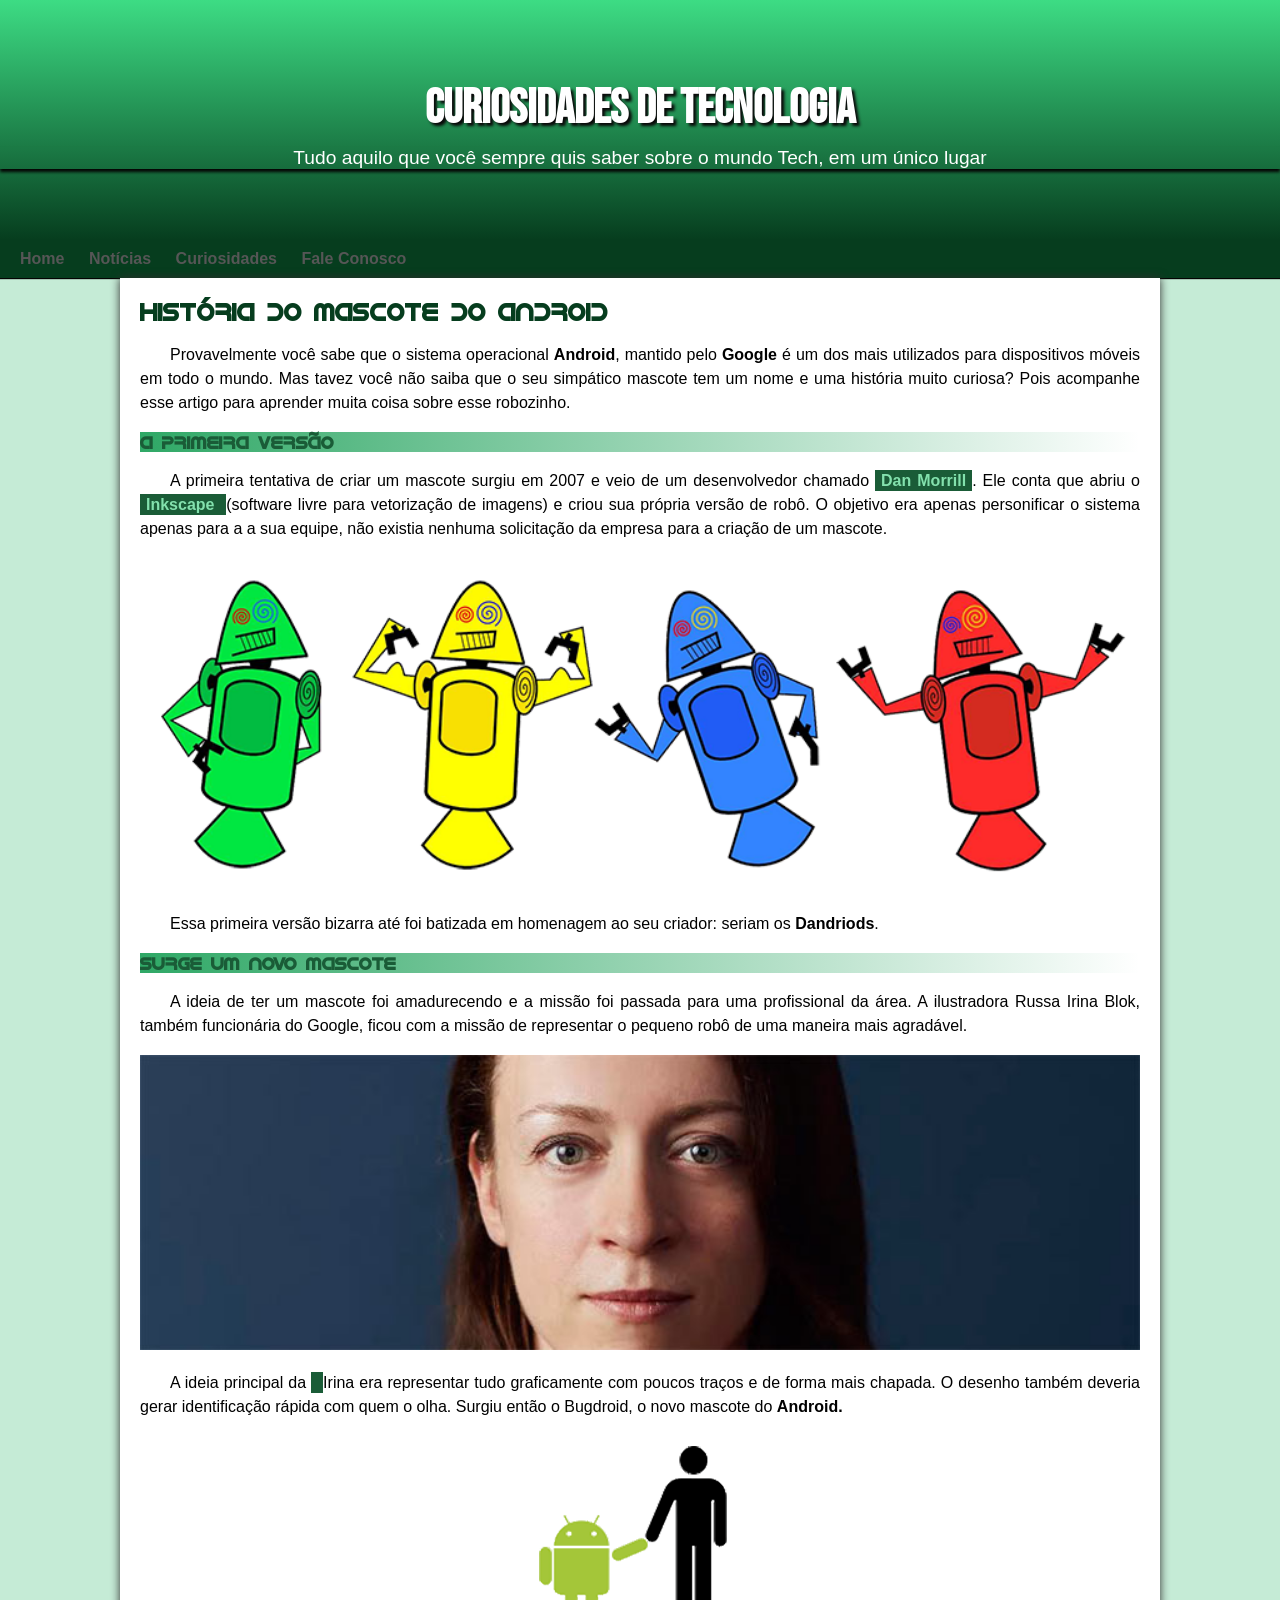
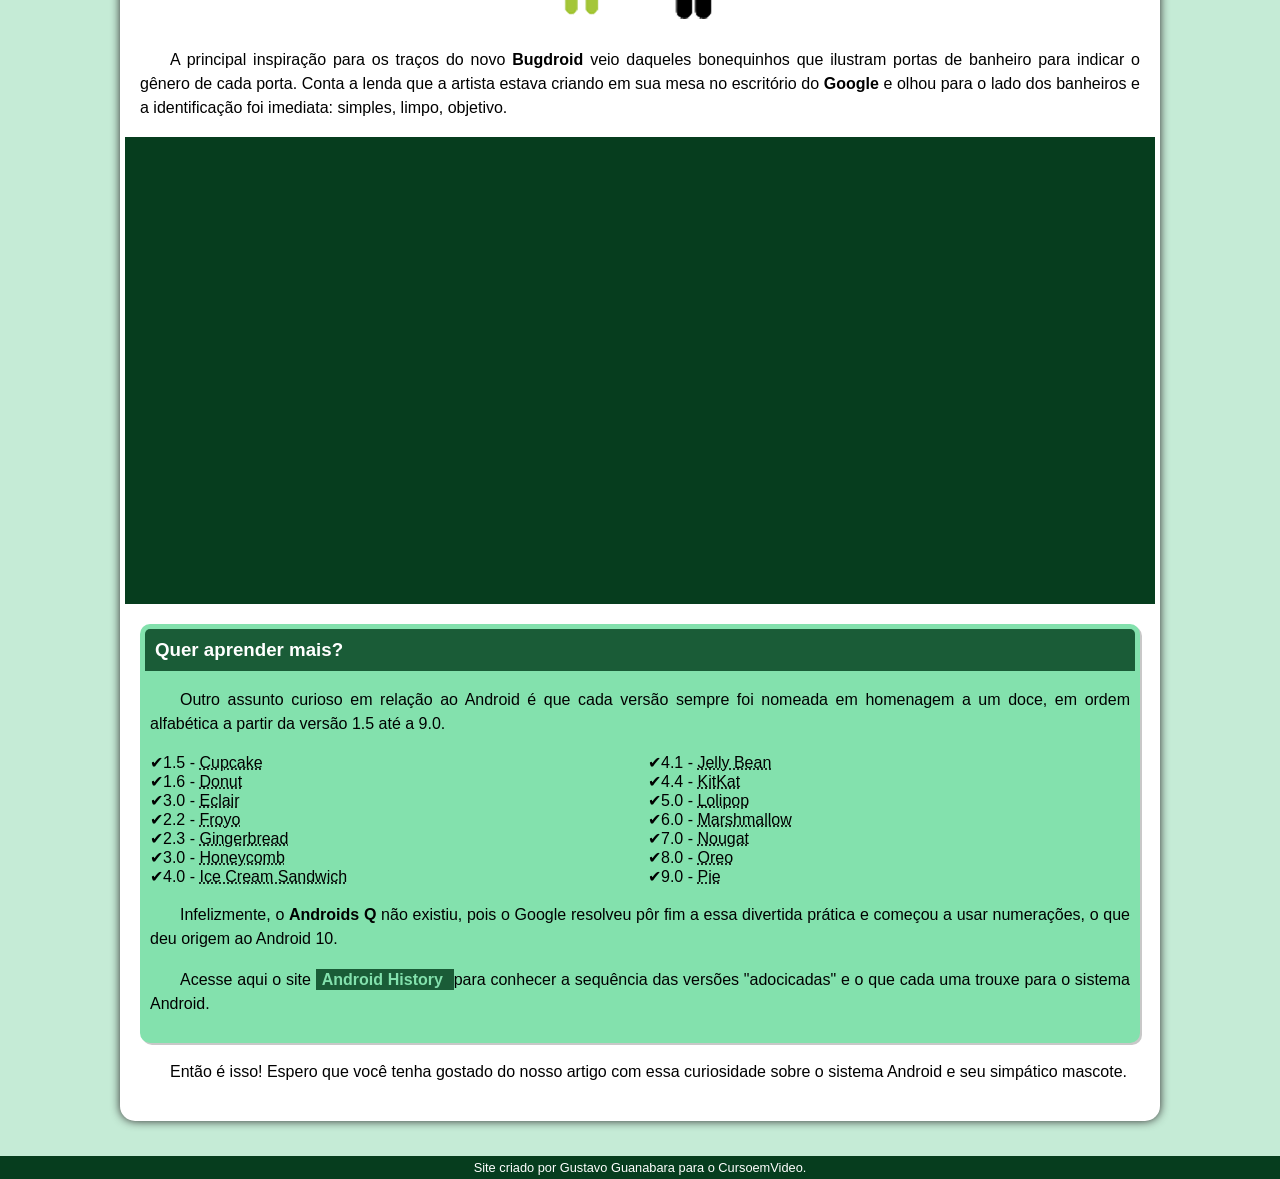
<file: android/index.html>
<!DOCTYPE html>
<html lang="en">
<head>
    <meta charset="UTF-8">
    <meta name="viewport" content="width=device-width, initial-scale=1.0">
    <title>Como surgui o mascote do Android</title>
    <link rel="shortcut icon" href="img/favicon.ico" type="image/x-icon">
    <link rel="stylesheet" href="estilo/style.css">
</head>
<body>
    <header>
        <h1>Curiosidades de Tecnologia</h1>
        <p>Tudo aquilo que você sempre quis saber sobre o mundo Tech, em um único lugar</p>
    </header>
    <nav>
        <a href="#">Home</a>
        <a href="#">Notícias</a>
        <a href="#">Curiosidades</a>
        <a href="#">Fale Conosco</a>
    </nav>
    <main>
        <article>
        <h1> História do Mascote do Android</h1>

        <p>Provavelmente você sabe que o sistema operacional <strong>Android</strong>, mantido pelo <strong>Google</strong> é um dos mais utilizados para dispositivos móveis em todo o mundo. Mas tavez você não saiba que o seu simpático mascote tem um nome e uma história muito curiosa? Pois acompanhe esse artigo para aprender muita coisa sobre esse robozinho.</p>

        <h2>A primeira versão</h2>

        <p>A primeira tentativa de criar um mascote surgiu em 2007 e veio de um desenvolvedor chamado <a href="https://androidcommunity.com/dan-morrill-shows-us-the-android-mascot-that-almost-was-20130103/" target="_blank">Dan Morrill</a>. Ele conta que abriu o <a href="https://inkscape/pt-br/">Inkscape </a href="https://inkscape/pt-br/" target="_blank">(software livre para vetorização de imagens) e criou sua própria versão de robô. O objetivo era apenas personificar o sistema apenas para a a sua equipe, não existia nenhuma solicitação da empresa para a criação de um mascote.</p>

        <picture>
            <source media="(max-width:700px )" srcset="img/dan-droids-pq.png">
            <img src="img/dan-droids.png" alt="bugdroid">
            
        </picture>

        <p>Essa primeira versão bizarra até foi batizada em homenagem ao seu criador: seriam os <strong>Dandriods</strong>.</p>

        <h2>Surge um novo mascote</h2>

        <p>A ideia de ter um mascote foi amadurecendo e a missão foi passada para uma profissional da área. A ilustradora Russa Irina Blok, também funcionária do Google, ficou com a missão de representar o pequeno robô de uma maneira mais agradável.</p>
  
        <picture>
            <source media="(max-width: 700px)" srcset="img/irina-blok-pq.jpg">
            <img src="img/irina-blok.jpg" alt="Irina blok">
        </picture>
       
        <p>A ideia principal da <a href="https://www.irinablok.com/android" target="_blank" alt="Irina"></a>Irina era representar tudo graficamente com poucos traços e de forma mais chapada. O desenho também deveria gerar identificação rápida com quem o olha. Surgiu então o Bugdroid, o novo mascote do <strong>Android.</strong></p>

            <img src="img/bugdroid.png" class="pequena" alt="bugdroid">

        <p>A principal inspiração para os traços do novo <strong>Bugdroid</strong> veio daqueles bonequinhos que ilustram portas de banheiro para indicar o gênero de cada porta. Conta a lenda que a artista estava criando em sua mesa no escritório do <strong>Google</strong> e olhou para o lado dos banheiros e a identificação foi imediata: simples, limpo, objetivo.</p>

        <div class="video"> 
            <iframe width="560" height="315" src="https://www.youtube.com/embed/l2UDgpLz20M?si=igvjqe2wQmlH7KHy" title="YouTube video player" frameborder="0" allow="accelerometer; autoplay; encrypted-media; gyroscope; picture-in-picture"; allowfullscreen></iframe>
        </div>
        <aside>
            <h3>Quer aprender mais?</h3> 

        <p>Outro assunto curioso em relação ao Android é que cada versão sempre foi nomeada em homenagem a um doce, em ordem alfabética a partir da versão 1.5 até a 9.0.</p>

        <ul>
        <li>1.5 - <abbr title="Bolo de Copo">Cupcake</abbr></li>
        <li>1.6 - <abbr title="Rosquinha">Donut</abbr> </li>
        <li>3.0 - <abbr title="Bomba">Eclair</abbr></li>
        <li>2.2 - <abbr title="Iorgurte Congelado">Froyo</abbr></li>
        <li>2.3 - <abbr title="Biscoito de Gengibre">Gingerbread</abbr></li>
        <li>3.0 - <abbr title="Favo de Mel">Honeycomb</abbr></li>
        <li>4.0 - <abbr title="Sanduiche de Sorvete">Ice Cream Sandwich</abbr></li>
        <li>4.1 - <abbr title="Jujuba">Jelly Bean</abbr></li>
        <li>4.4 - <abbr title="KitKat">KitKat</abbr></li>
        <li>5.0 - <abbr title="Pirulito">Lolipop</abbr></li>
        <li>6.0 - <abbr title="Marshmallow">Marshmallow</abbr></li>
        <li>7.0 - <abbr title="Torrone">Nougat</abbr></li>
        <li>8.0 - <abbr title="Oreo">Oreo</abbr></li>
        <li>9.0 - <abbr title="Torta"> Pie</abbr></li>
        </ul>

        <p>Infelizmente, o <strong>Androids Q</strong> não existiu, pois o Google resolveu pôr fim a essa divertida prática e começou a usar numerações, o que deu origem ao Android 10.</p>

        <p>Acesse aqui o site <a href="https://www.android.com/intl/en_uk/what-is-android/#/donut" target="_blank"> Android History </a>para conhecer a sequência das versões "adocicadas" e o que cada uma trouxe para o sistema Android.</p>
        
    </article>

        <p>Então é isso! Espero que você tenha gostado do nosso artigo com essa curiosidade sobre o sistema Android e seu simpático mascote.</p>

    </main>
    <footer>
        <p>Site criado por Gustavo Guanabara para o CursoemVideo.</p>
    </footer>
</body>
</html>
</file>
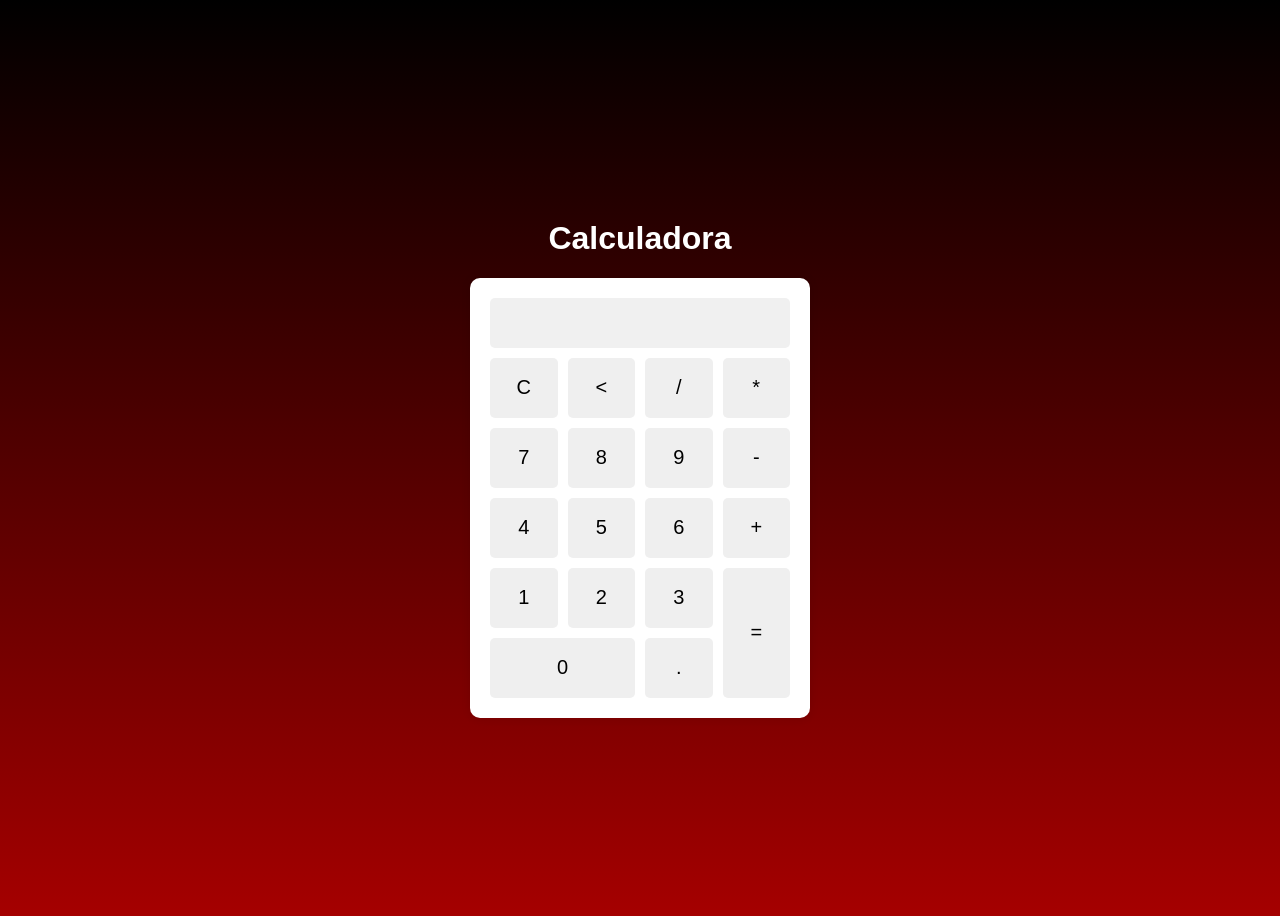
<file: Calculadora/index.html>
<!DOCTYPE html>
<html lang="pt-BR">
<head>
    <meta charset="UTF-8">
    <meta name="viewport" content="width=device-width, initial-scale=1.0">
    <link rel="stylesheet" href="style.css">
    <title>Calculadora | GN</title>
</head>
<body>
    <h1>Calculadora</h1>
    <div class="calculator">
        <input type="text" id="display" disabled>
        <div class="box-buttons">
            <button onclick="clearDisplay()">C</button>
            <button onclick="back()"><</button>
            <button onclick="appendToDisplay('/')">/</button>
            <button onclick="appendToDisplay('*')">*</button>
            <button onclick="appendToDisplay('7')">7</button>
            <button onclick="appendToDisplay('8')">8</button>
            <button onclick="appendToDisplay('9')">9</button>
            <button onclick="appendToDisplay('-')">-</button>
            <button onclick="appendToDisplay('4')">4</button>
            <button onclick="appendToDisplay('5')">5</button>
            <button onclick="appendToDisplay('6')">6</button>
            <button onclick="appendToDisplay('+')">+</button>
            <button onclick="appendToDisplay('1')">1</button>
            <button onclick="appendToDisplay('2')">2</button>
            <button onclick="appendToDisplay('3')">3</button>
            <button class="btn-zero" onclick="appendToDisplay('0')">0</button>
            <button onclick="appendToDisplay('.')">.</button>
            <button class="btn-result" onclick="calculate()">=</button>
        </div>
    </div>
    <script src="script.js"></script>
</body>
</html>
</file>
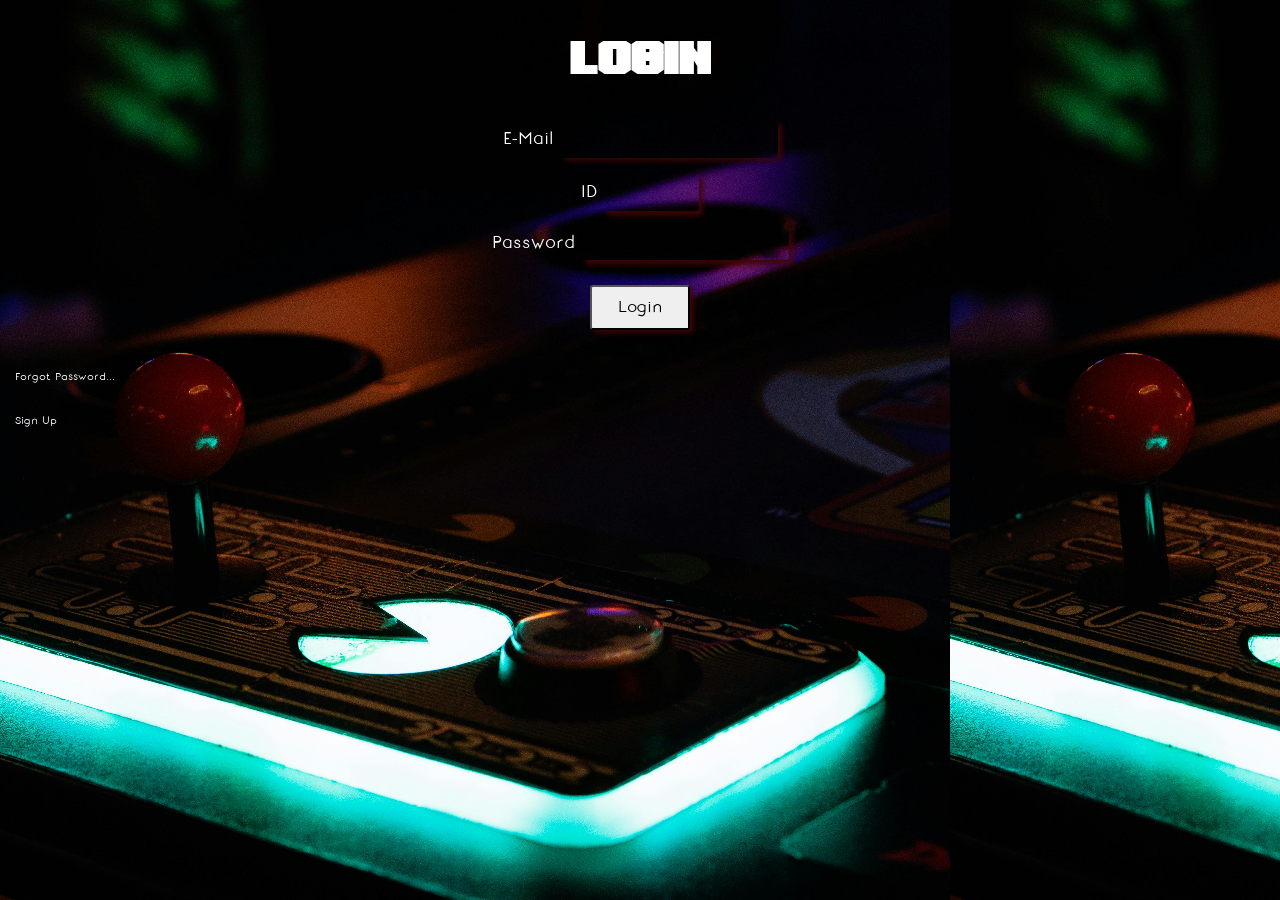
<file: Login 1/index.html>
<!DOCTYPE html>
<html lang="en">
<head>
    <meta charset="UTF-8">
    <meta name="viewport" content="width=device-width, initial-scale=1.0">
    <title>Login</title>
    <link rel="stylesheet" href="style.css">

</head>
<body>
    <main>
        
    <div class="signin">
        <form action="sign in" id="signin" method="post">
            <h2>Login</h2>
        </form>
    </div>
    </main>
    
    <div class="email">
        <form action="email" method="post">
            <label for="email"> E-Mail</label>
            <input type="text" id="email" name="email">

        </form>
    </div>
    
    <div class="name">
        <form action="name" method="post">
            <label for="username">ID</label>
            <input type="text" id="name" name="name">

        </form>
    </div>

    <div class="password">
        <form action="password" method="post">
            <label for="password"> Password </label>
            <input type="password" name="password" id="password">

    <div>
        <input id="login" type="submit" value="Login" onclick="login()">
    </div>

    <div class="links">
        <a href="#"> Forgot Password...</a>
    </div>

    <div class="enter">
        <a href="#"> Sign Up</a>
    </div>

    <script src="script.js"></script>

</body>
</html>
</file>
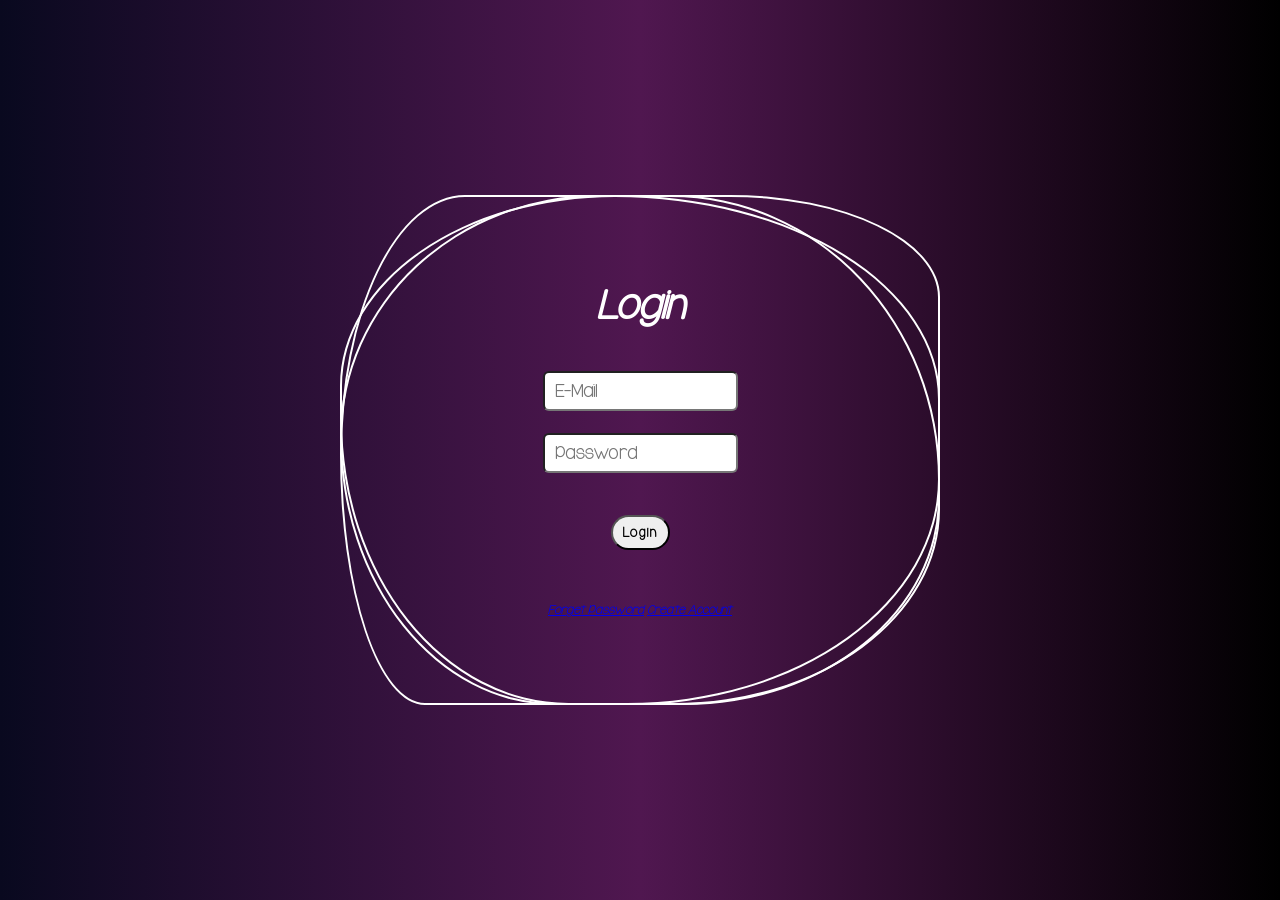
<file: Login/index.html>
<!DOCTYPE html>
<html lang="en">
<head>
    <meta charset="UTF-8">
    <meta name="viewport" content="width=device-width, initial-scale=1.0">
    <title>Login</title>
    
    <link rel="stylesheet" href="style.css">
    <link rel="shortcut icon" href="img/favicon-32x32.png" type="alien monster">

    <link href="https://www.dafont.com/pt/kg-lego-house.font">
    
</head>
<body>

    <div class="ring">
        <i style="--clr:#00ff0a;"></i>
        <i style="--clr:#ff0057;"></i>
        <i style="--clr:#fffd44;"></i>

        <div class="inputBx">
        <div class="login">
            <h2>Login</h2>
            <br><br>

            <div class="inicio">
                <input type="email" name="email" placeholder="E-Mail" id="email">
                <br><br>
                <input type="password" name="password" placeholder="Password" id="psswrd">

                <br><br>
                <button type="submit" id="login" onclick="login()">Login</button>
                <br><br>

            </div>
        </div>

            <div class="links">
                <a href="#">Forget Password</a>
                <a href="#">Create Account</a>
            </div>
</body>
</html>
</file>
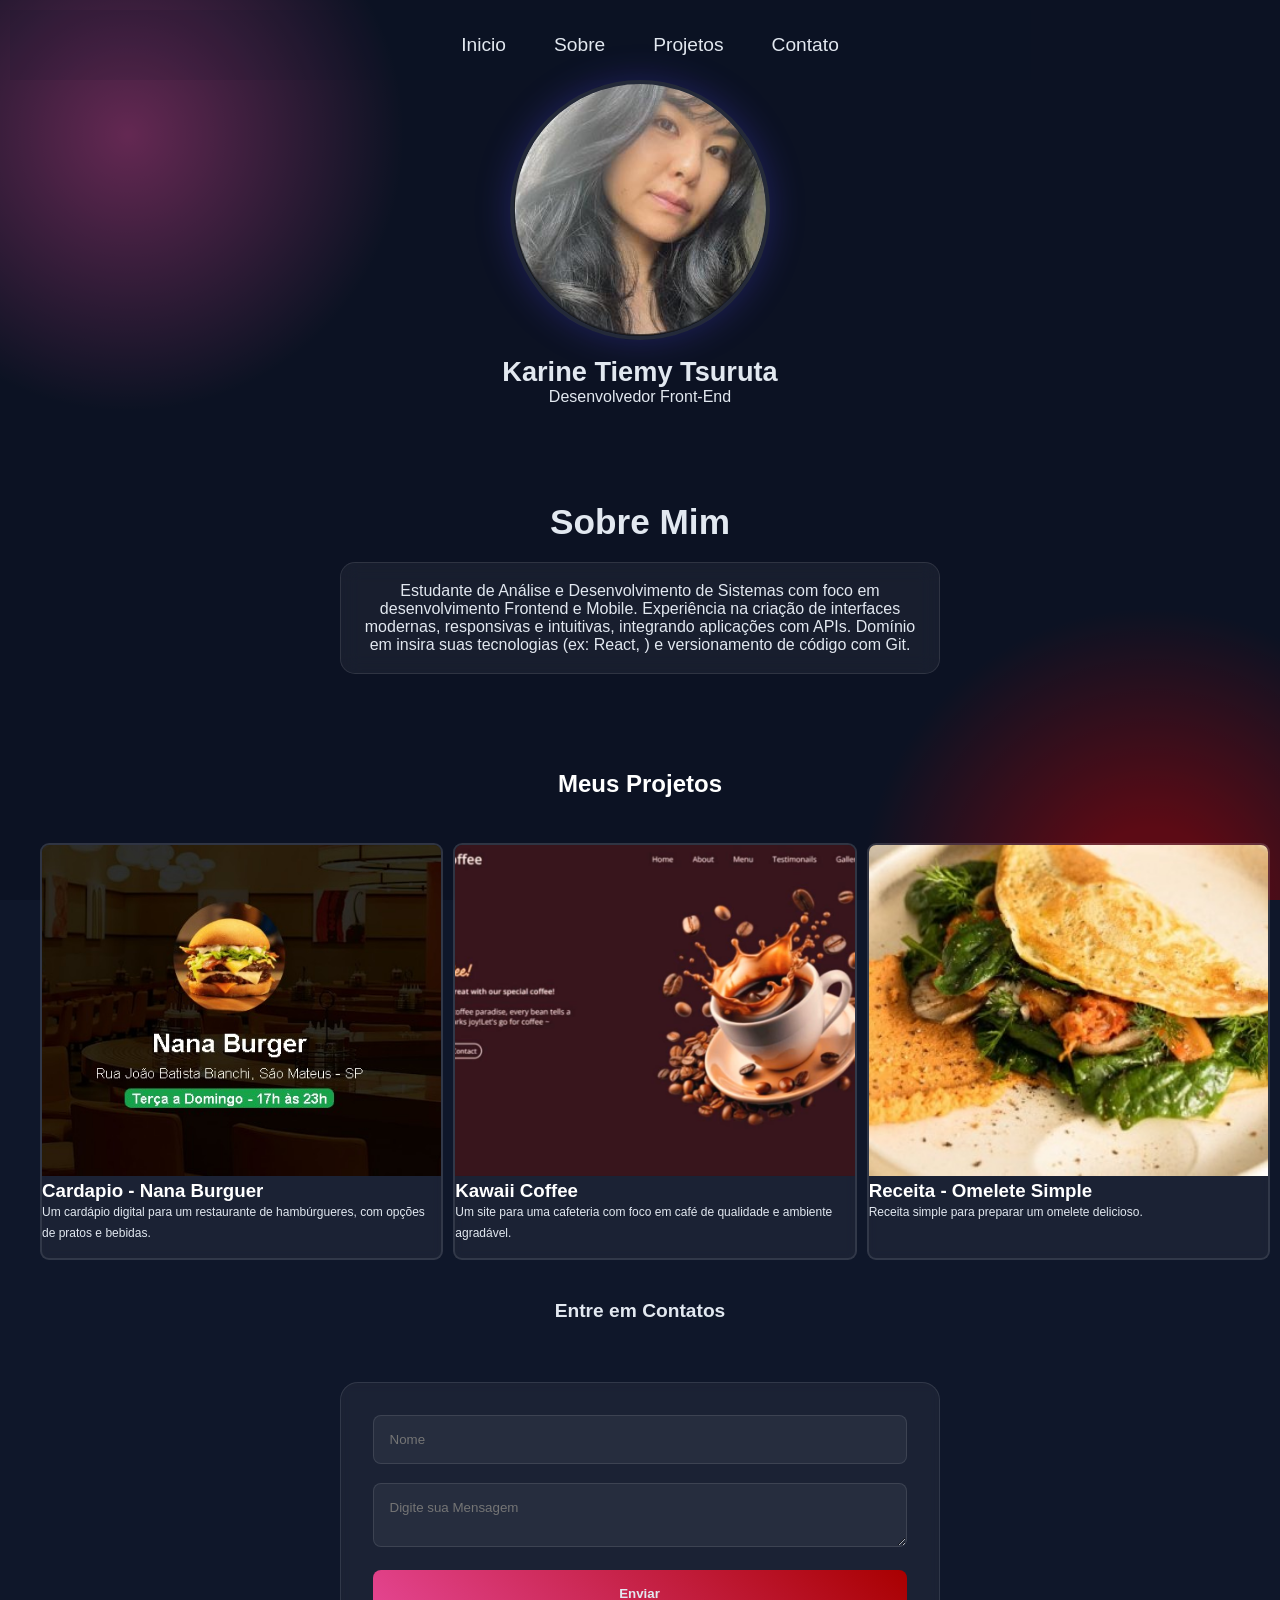
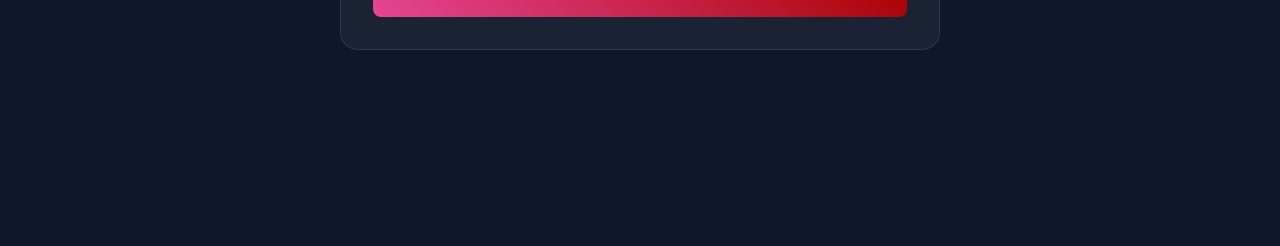
<file: Portfolio/index.html>
<!DOCTYPE html>
<html lang="pt-BR">
<head>
    <meta charset="UTF-8">
    <meta name="viewport" content="width=device-width, initial-scale=1.0">
    <title>Portfolio - Karine Tiemy Tsuruta</title>
    <link rel="stylesheet" href="style.css">
</head>
<body>

    <div class="particulas"></div>

    <nav class="portfolio">
        <ul class="menu">
            <li>
                <a href="#inicio" class="menu-link"> Inicio</a>
            </li>

            <li>
                <a href="#sobre" class="menu-link">Sobre</a>
            </li>

            <li>
                <a href="#projetos" class="menu-link">Projetos</a>
            </li>

            <li>
                <a href="#contat" class="menu-link">Contato</a>
            </li>
        </ul>
    </nav>

    <main id="inicio" class="cabecalho">
            <img src="./img/tiemy.jpg" alt="Foto de Karine Tiemy" class="foto-perfil">
            <h1> Karine Tiemy Tsuruta</h1>
            <p class="sub-titulo"> Desenvolvedor Front-End </p>
    </mail>

    <section id="secao" class="secao">
        <h2 class="sobre-titulo"> Sobre Mim</h2>
        <div class="sobre-mim"> 
            <p class="sobre-paragrafo">
                Estudante de Análise e Desenvolvimento de Sistemas com foco em desenvolvimento Frontend e Mobile. Experiência na criação de interfaces modernas, responsivas e intuitivas, integrando aplicações com APIs. Domínio em insira suas tecnologias (ex: React, ) e versionamento de código com Git. 
            </p>
        </div>
    </section>

<!---Project1----->
    <section id="projetos" class="projeto">
        <h2 class="projeto-titulo"> Meus Projetos</h2>
        <div class="projeto-caixa">

            <div class="projeto-card">
                <img src="img/projeto-1.jpg" alt="Projeto 1" class="projeto-image">
                <div class="caixa-texto-projeto">
                    <h3 class="info-projetos">Cardapio - Nana Burguer</h3>
                    <p class="paragrafo-projeto">Um cardápio digital para um restaurante de hambúrgueres, com opções de pratos e bebidas.</p>
                </div>
            </div>

<!---Project 2----->
            <div class="projeto-card">
                <img src="img/project2(1).jpg" alt="Projeto 2" class="projeto-image">
                <div class="caixa-texto-projeto">
                    <h3 class="info-projetos">Kawaii Coffee</h3>
                    <p class="paragrafo-projeto">Um site para uma cafeteria com foco em café de qualidade e ambiente agradável.</p>
                </div>
            </div>

<!---Project3----->
            <div class="projeto-card">
                <img src="img/projeto-3.jpg" alt="Projeto 3" class="projeto-image">
                <div class="caixa-texto-projeto">
                    <h3 class="info-projetos">Receita - Omelete Simple</h3>
                    <p class="paragrafo-projeto">Receita simple para preparar um omelete delicioso.</p>
                </div>
            </div>
        </div>
    </section>

    <section id="contatos" class="contatos">
        <h2 class="contatos-titulo"> Entre em Contatos</h2>
        <form class="formulario-contato" id="formulario" onsubmit="enviarMensagem(event)">
            <div class="grupo-form">
                <input type="text" class="camp-form" placeholder="Nome" id="nome">
            </div>
            <div class="grupo-form">
                <textarea class="camp-form" placeholder="Digite sua Mensagem" id="mensagem" row="8"></textarea>
            </div>
                <button class="botao-form" type="submit">Enviar</button>
        </form>

    <script src="script.js"></script>
</body>
</html>
</file>
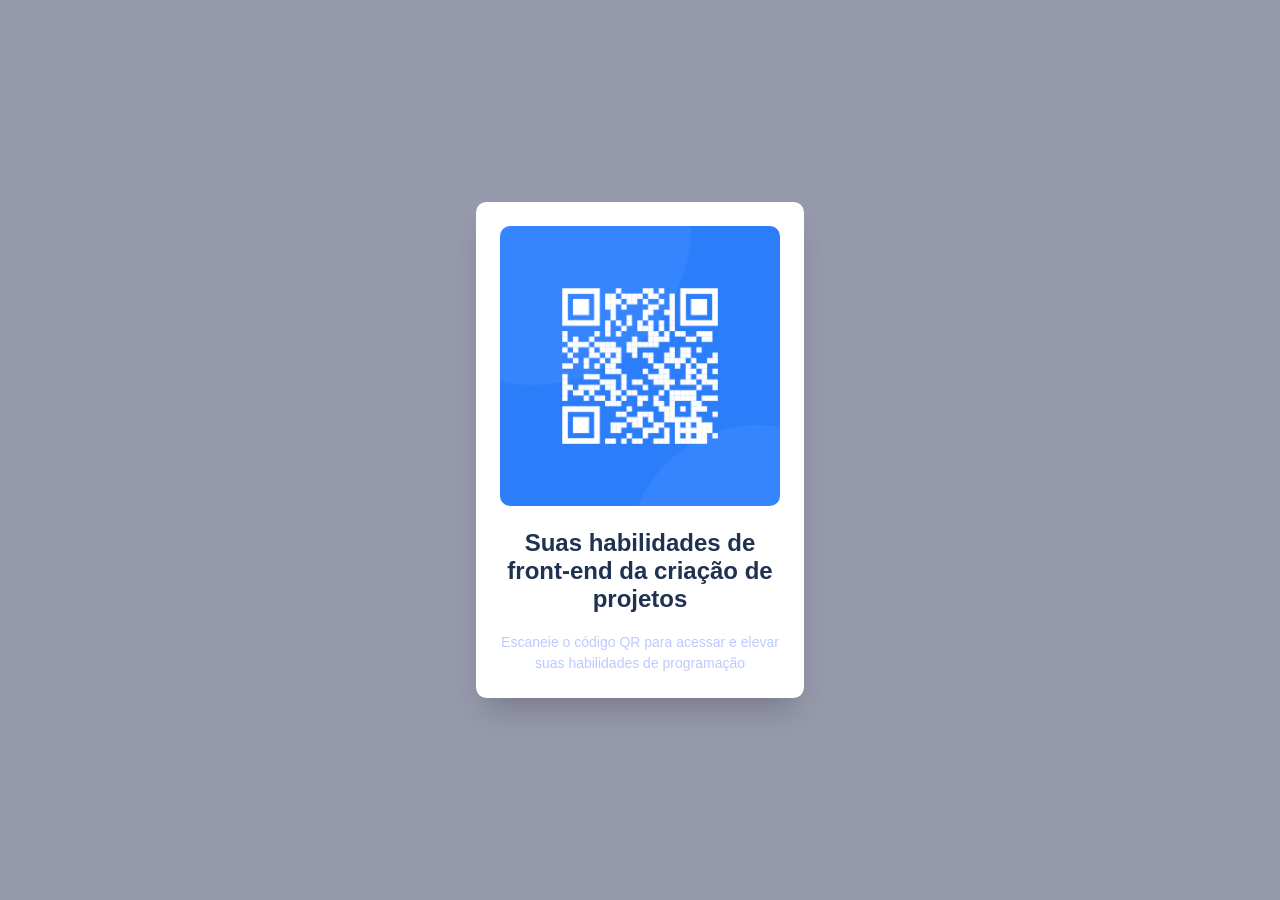
<file: qr code/index.html>
<!DOCTYPE html>
<html lang="en">
<head>
    <meta charset="UTF-8">
    <meta name="viewport" content="width=device-width, initial-scale=1.0">
    <title> Qr Code</title>

    <link rel="stylesheet" href="style.css">
    <link rel="icon" href="img/favicon-32x32.png" type="img/png">
    
    
</head>
<body>
    <main class="card">
        <img src="img/image-qr-code.png" alt="Qr Code" class="card-image">
        <h2> Suas habilidades de front-end da criação de projetos</h2>
        <p>Escaneie o código QR para acessar e elevar suas habilidades de programação</p>       
    </main>

    
</body>
</html>
</file>
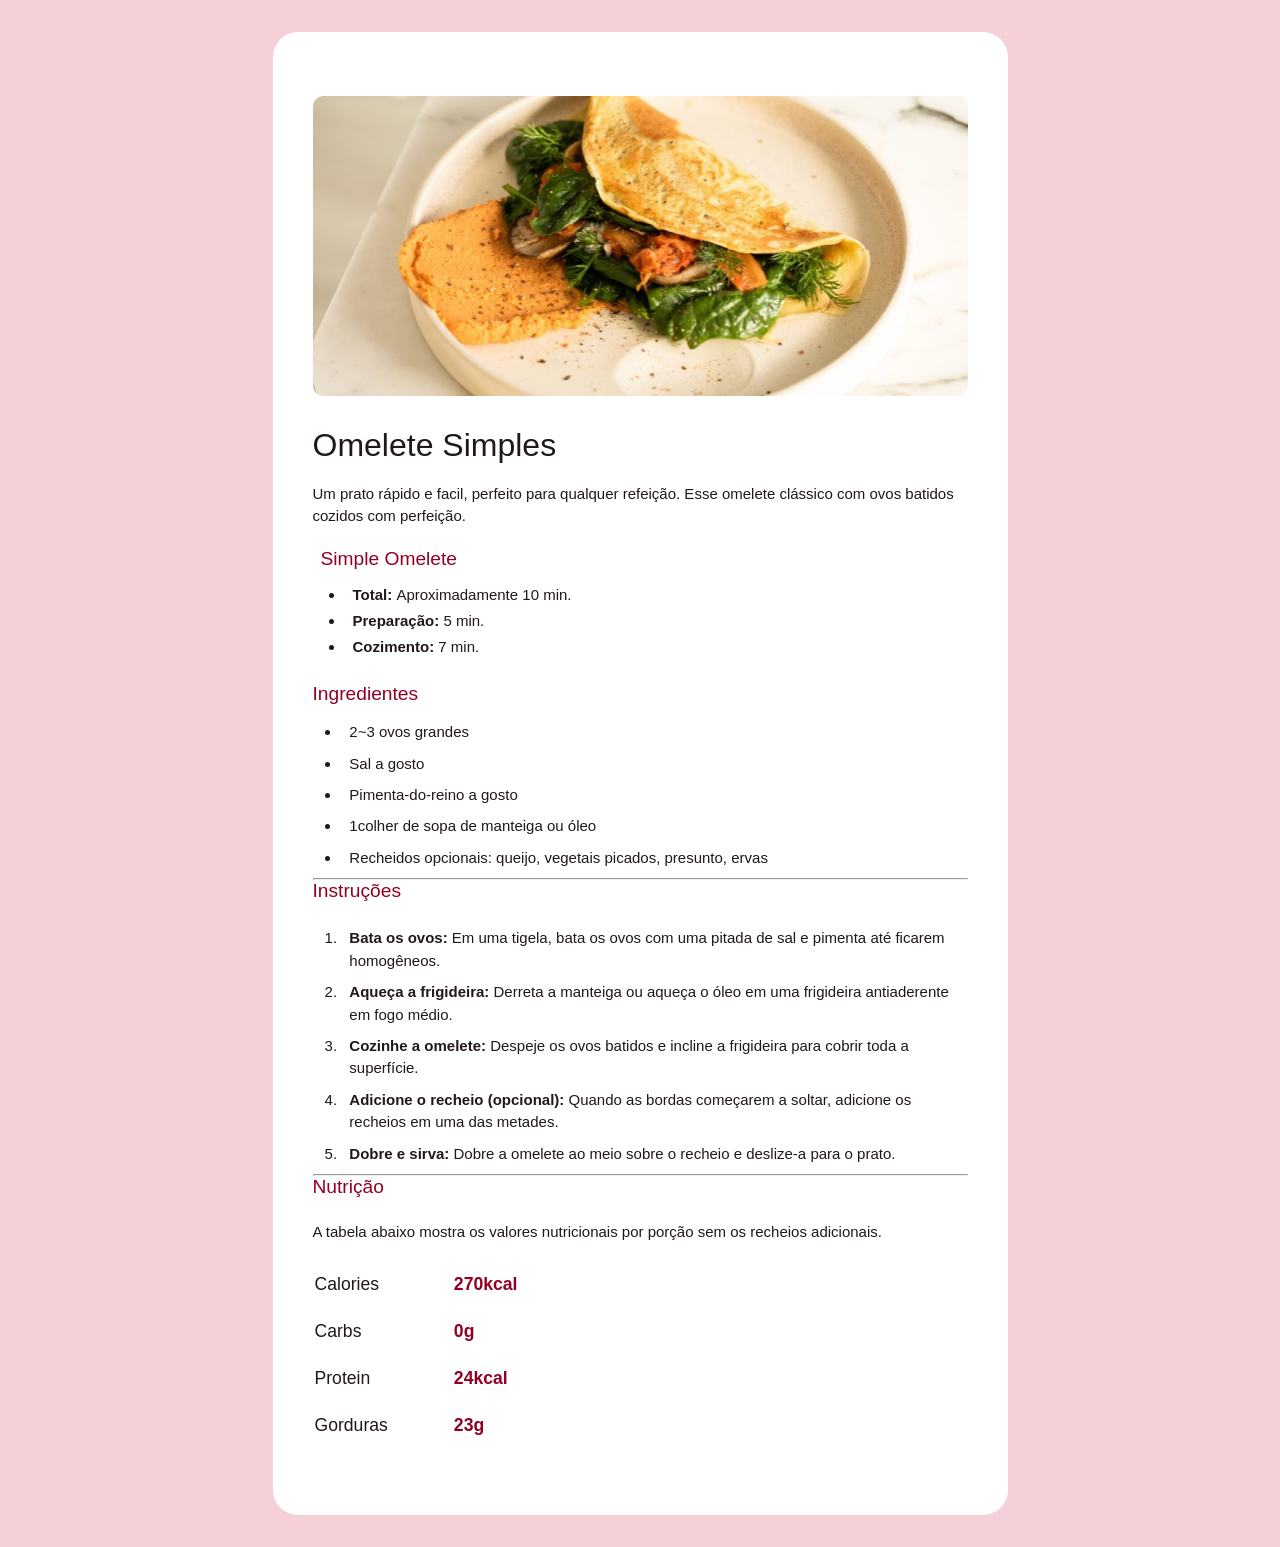
<file: receita/index.html>
<!DOCTYPE html>
<html lang="en">
<head>
    <meta charset="UTF-8">
    <meta name="viewport" content="width=device-width, initial-scale=1.0">

    <link rel="icon" type="image/png" size="32x32" href="img/favicon-32x32.png">

    <title>Receita Omelete Simple</title>

    <link rel="stylesheet" href="style.css">
</head>
<body>
<!--descript-->
    <main class="title-main">
        <header class="title-header">
            <img src="img/image-omelette.jpeg" alt="Omelete Simples" class="img-title">
            <h2 class="omelete-title">Omelete Simples</h2>
            <p class="omelete-description">
                Um prato rápido e facil, perfeito para qualquer refeição. Esse omelete clássico com ovos batidos cozidos com perfeição.
            </p>
        </header>

<!--tempo-->
            <section class="timer-prep">
                <h3>
                Simple Omelete
                </h3>
                <ul>
                    <li><strong> Total: </strong> Aproximadamente 10 min.</li>
                    <li><strong> Preparação: </strong> 5 min.</li>
                    <li><strong> Cozimento: </strong> 7 min.</li>
                </ul>
            </section>

<!--ingredientes-->
        <section class="ingredients">
            <h3>
                Ingredientes
            </h3>
            
            <ul>
                <li> 2~3 ovos grandes</li>
                <li> Sal a gosto</li>
                <li> Pimenta-do-reino a gosto</li>
                <li> 1colher de sopa de manteiga ou óleo</li>
                <li> Recheidos opcionais: queijo, vegetais picados, presunto, ervas</li>
            </ul>
        </section>

        <hr>

<!--instruction-->
        <section class="instruction">
            <h3>Instruções</h3>
                <ol>
                    <li>
                    <strong> Bata os ovos:</strong> Em uma tigela, bata os ovos com uma pitada de sal e pimenta até ficarem homogêneos.
                    </li>

                    <li>
                    <strong>Aqueça a frigideira:</strong> Derreta a manteiga ou aqueça o óleo em uma frigideira antiaderente em fogo médio.
                    </li>

                    <li>
                    <strong>Cozinhe a omelete:</strong> Despeje os ovos batidos e incline a frigideira para cobrir toda a superfície.
                    </li>

                    <li>
                    <strong>Adicione o recheio (opcional):</strong> Quando as bordas começarem a soltar, adicione os recheios em uma das metades.
                    </li>

                    <li>
                    <strong>Dobre e sirva:</strong> Dobre a omelete ao meio sobre o recheio e deslize-a para o prato.
                    </li>
                </ol>
        </section>

        <hr>

<!--nutrition-->
        <section class="nutrition">
            <h3>
                Nutrição
            </h3>
                <p>A tabela abaixo mostra os valores nutricionais por porção sem os recheios adicionais.</p>

                <table>
                        <tr>
                            <td> Calories </td>
                            <td class="value"> 270kcal</td>
                        </tr>

                        <tr>
                            <td> Carbs</td>
                            <td class="value"> 0g </td>
                        </tr>

                        <tr>
                            <td> Protein</td>
                            <td class="value"> 24kcal</td>
                        </tr>
                    
                        <tr>
                            <td> Gorduras</td>
                            <td class="value">23g</td>
                        </tr>
                </table>
        </section>
    </main>
</body>
</html>
</file>
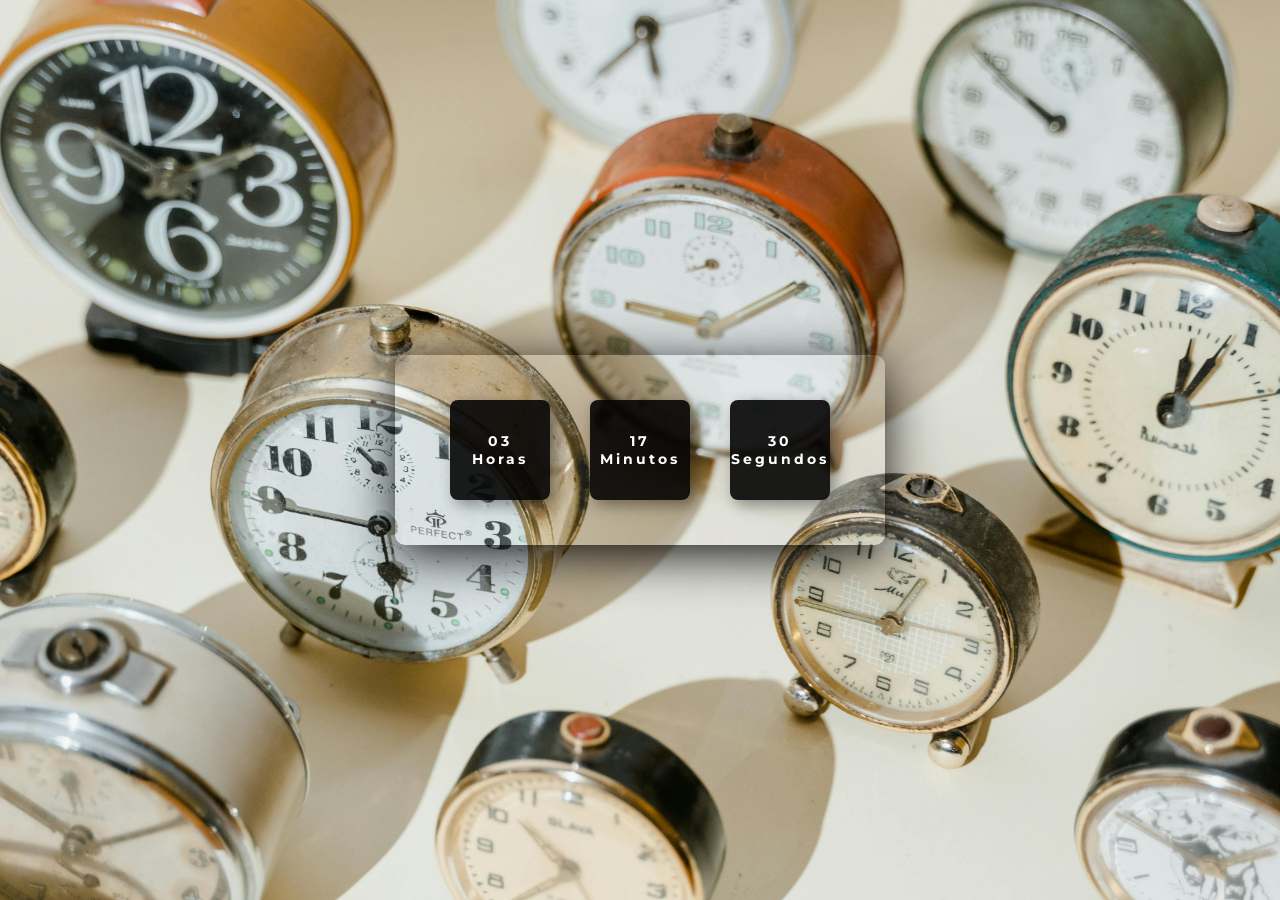
<file: Relogio Digital/index.html>
<!DOCTYPE html>
<html lang="en">
<head>
    <meta charset="UTF-8">
    <meta name="viewport" content="width=device-width, initial-scale=1.0">
    <title>Relogio Digital</title>
    <link rel="stylesheet" href="style.css">
</head>
<body>
    <div class="clock">
        <div>
            <span id="horas"> 00 </span>
            <span id="tempo"> Horas</span>
        </div>

    <br>
        <div>
            <span id="minutos"> 00 </span>
            <span id="tempo"> Minutos</span>
        </div>
    <br>
        <div>
            <span id="segundos"> 00 </span>
            <span id="tempo"> Segundos</span>
        </div>
    <br>
        </div>
    </div>

    <script src="script.js"></script>
</body>
</html>
</file>
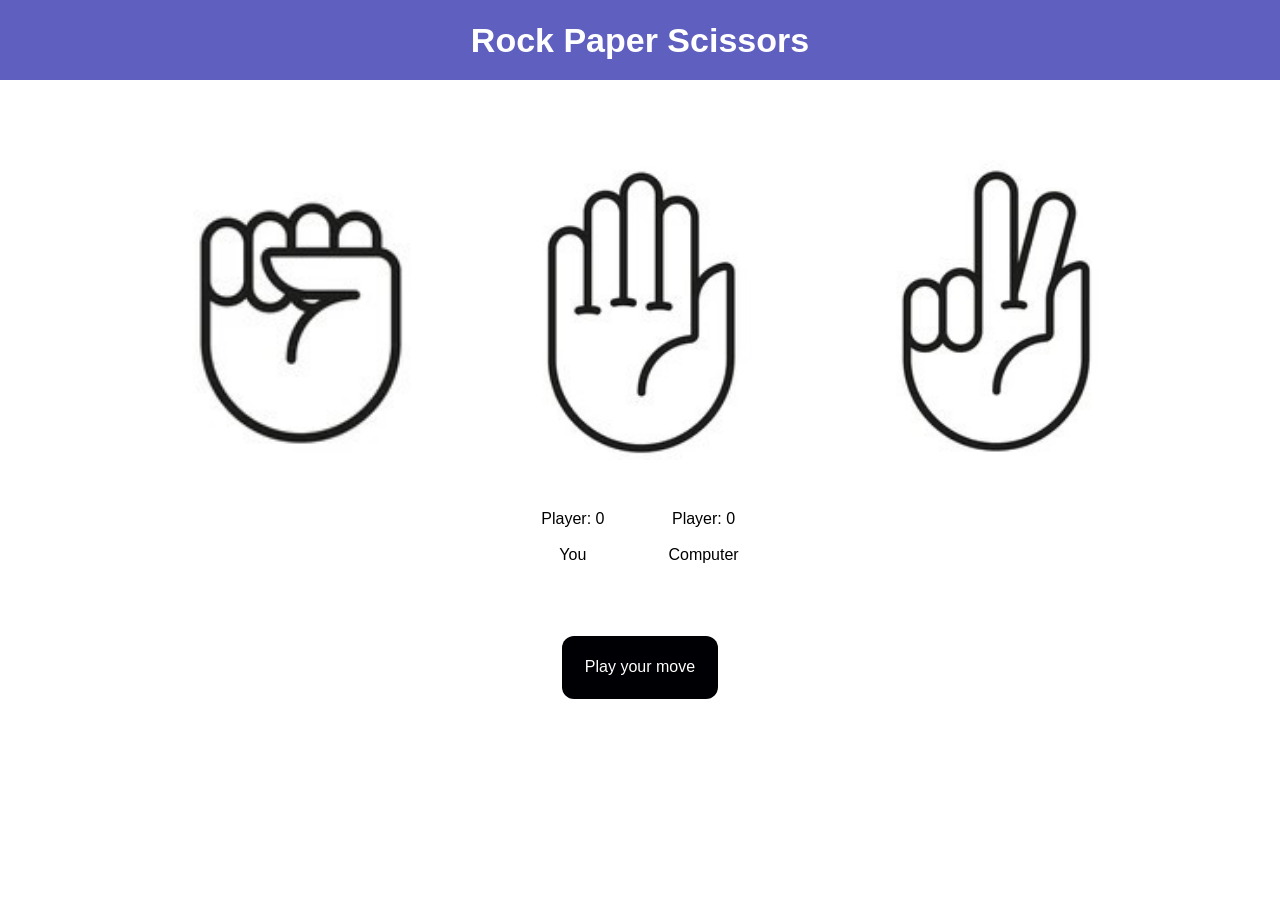
<file: rock-paper-scissor/index.html>
<!DOCTYPE html>
<html lang="en">
<head>
    <meta charset="UTF-8">
    <meta name="viewport" content="width=device-width, initial-scale=1.0">
    <link rel="stylesheet" href="style.css">
    <title>Rock, Paper, Scissor</title>
</head>
<body>
    <h1>Rock Paper Scissors</h1>

<!--Rock paper scissors-->
    <div class="choices">
        <div class="choice-on" id="rock">
            <img src="./img/rock.jpg" alt="Rock">
        </div>

        <div class="choice-on" id="paper">
            <img src="./img/paper.jpg" alt="Paper">
        </div>

        <div class="choice-on" id="scissors">
            <img src="./img/scissors.jpg" alt="Scissors">
        </div>
    </div>

<!--scores-->

    <div class="score-board">
        <div class="score">
            <p id="user">Player: 0 </p>
            <br>
            <p>You</p>
        </div>

        <div class="score">
            <p id="comp">Player: 0 </p>
            <br>
            <p> Computer</p>
        </div>
    </div>

<!--result-->

    <div class="result">
        <p id="result-on">Play your move</p>
    </div>

    <script src="script.js"></script>   

</body>
</html>
</file>
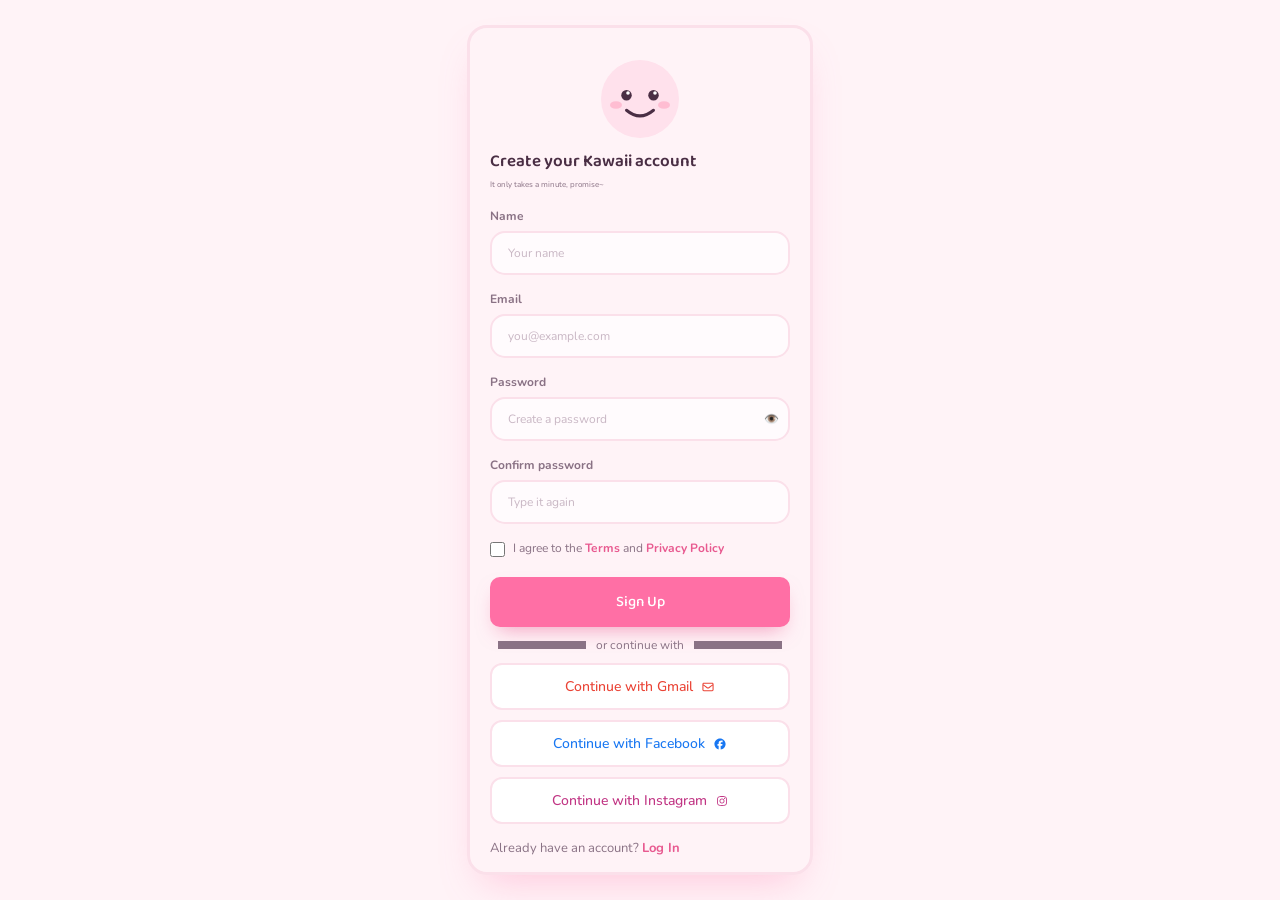
<file: sign up/index.html>
<!DOCTYPE html>
<html lang="pt-BR">
<head>
    <meta charset="UTF-8">
    <meta name="viewport" content="width=device-width, initial-scale=1.0">

    <link rel="preconnect" href="https://fonts.googleapis.com">
    <link rel="preconnect" href="https://fonts.gstatic.com" crossorigin>
    <link href="https://fonts.googleapis.com/css2?family=Baloo+2:wght@500;600;700;800&family=Nunito:wght@400;600;700&display=swap" rel="stylesheet">
    <link rel="stylesheet" href="style.css">

    <title>Sign Up · Kawaii</title>
</head>
<body>

<div class="blob blob-a"></div>
<div class="blob blob-b"></div>
<div class="blob blob-c"></div>

<main class="page">
    <div class="card">

        <div class="mascot" aria-hidden="true">
            <svg viewBox="0 0 120 120" class="mascot-svg">
                <circle cx="60" cy="60" r="52" fill="#FFE1EC"/>
                <circle cx="42" cy="55" r="7" fill="#4A2E44"/>
                <circle cx="78" cy="55" r="7" fill="#4A2E44"/>
                <circle cx="44" cy="52" r="2.4" fill="#fff"/>
                <circle cx="80" cy="52" r="2.4" fill="#fff"/>
                <path d="M42 75 Q60 90 78 75" stroke="#4A2E44" stroke-width="4" fill="none" stroke-linecap="round"/>
                <ellipse cx="28" cy="68" rx="8" ry="5" fill="#FFB4CC" opacity="0.8"/>
                <ellipse cx="92" cy="68" rx="8" ry="5" fill="#FFB4CC" opacity="0.8"/>
            </svg>
        </div>

        <h1 class="title">Create your Kawaii account</h1>
        <p class="subtitle">It only takes a minute, promise~</p>

        <form class="signup-form" id="signupForm" novalidate>

            <div class="field">
                <label for="name" class="field-label">Name</label>
                <input type="text" name="name" id="name" class="text-input" placeholder="Your name" required>
                <span class="field-error"> </span>
            </div>

            <div class="field">
                <label for="email" class="field-label">Email</label>
                <input type="email" name="email" id="email" class="text-input" placeholder="you@example.com" required>
                <span class="field-error"></span>
            </div>

            <div class="field">
                <label for="password" class="field-label">Password</label>
                <div class="password-wrap">
                    <input type="password" name="password" id="password" class="text-input" placeholder="Create a password" required minlength="8">
                    <button type="button" class="toggle-visibility" aria-label="Show password">👁️</button>
                </div>
                <div class="strength-meter">
                    <span></span><span></span><span></span>
                </div>
                <span class="field-error"></span>
            </div>

            <div class="field">
                <label for="confirmPassword" class="field-label">Confirm password</label>
                <input type="password" id="confirmPassword" name="confirmPassword" class="text-input" placeholder="Type it again" required>
                <span class="field-error" id="confirmError"></span>
            </div>

            <label class="terms">
                <input type="checkbox" id="terms" name="terms" required>
                <span>I agree to the <a href="#">Terms</a> and <a href="#">Privacy Policy</a></span>
            </label>

            <button type="submit" class="signup-btn" id="signupBtn">
                <span class="btn-label">Sign Up</span>
            </button>
        </form>

        <div class="divider"><span>or continue with</span></div>

        <section class="social-login">
            <button type="button" class="social-btn gmail" data-provider="Google">
                Continue with Gmail
                <svg xmlns="http://www.w3.org/2000/svg" viewBox="0 0 640 640"><path d="M125.4 128C91.5 128 64 155.5 64 189.4C64 190.3 64 191.1 64.1 192L64 192L64 448C64 483.3 92.7 512 128 512L512 512C547.3 512 576 483.3 576 448L576 192L575.9 192C575.9 191.1 576 190.3 576 189.4C576 155.5 548.5 128 514.6 128L125.4 128zM528 256.3L528 448C528 456.8 520.8 464 512 464L128 464C119.2 464 112 456.8 112 448L112 256.3L266.8 373.7C298.2 397.6 341.7 397.6 373.2 373.7L528 256.3zM112 189.4C112 182 118 176 125.4 176L514.6 176C522 176 528 182 528 189.4C528 193.6 526 197.6 522.7 200.1L344.2 335.5C329.9 346.3 310.1 346.3 295.8 335.5L117.3 200.1C114 197.6 112 193.6 112 189.4z"/></svg>
            </button>
            <button type="button" class="social-btn facebook" data-provider="Facebook">
                Continue with Facebook
                <svg xmlns="http://www.w3.org/2000/svg" viewBox="0 0 640 640"><path d="M576 320C576 178.6 461.4 64 320 64C178.6 64 64 178.6 64 320C64 440 146.7 540.8 258.2 568.5L258.2 398.2L205.4 398.2L205.4 320L258.2 320L258.2 286.3C258.2 199.2 297.6 158.8 383.2 158.8C399.4 158.8 427.4 162 438.9 165.2L438.9 236C432.9 235.4 422.4 235 409.3 235C367.3 235 351.1 250.9 351.1 292.2L351.1 320L434.7 320L420.3 398.2L351 398.2L351 574.1C477.8 558.8 576 450.9 576 320z"/></svg>
            </button>
            <button type="button" class="social-btn instagram" data-provider="Instagram">
                Continue with Instagram
                <svg xmlns="http://www.w3.org/2000/svg" viewBox="0 0 640 640"><path d="M320.3 205C256.8 204.8 205.2 256.2 205 319.7C204.8 383.2 256.2 434.8 319.7 435C383.2 435.2 434.8 383.8 435 320.3C435.2 256.8 383.8 205.2 320.3 205zM319.7 245.4C360.9 245.2 394.4 278.5 394.6 319.7C394.8 360.9 361.5 394.4 320.3 394.6C279.1 394.8 245.6 361.5 245.4 320.3C245.2 279.1 278.5 245.6 319.7 245.4zM413.1 200.3C413.1 185.5 425.1 173.5 439.9 173.5C454.7 173.5 466.7 185.5 466.7 200.3C466.7 215.1 454.7 227.1 439.9 227.1C425.1 227.1 413.1 215.1 413.1 200.3zM542.8 227.5C541.1 191.6 532.9 159.8 506.6 133.6C480.4 107.4 448.6 99.2 412.7 97.4C375.7 95.3 264.8 95.3 227.8 97.4C192 99.1 160.2 107.3 133.9 133.5C107.6 159.7 99.5 191.5 97.7 227.4C95.6 264.4 95.6 375.3 97.7 412.3C99.4 448.2 107.6 480 133.9 506.2C160.2 532.4 191.9 540.6 227.8 542.4C264.8 544.5 375.7 544.5 412.7 542.4C448.6 540.7 480.4 532.5 506.6 506.2C532.8 480 541 448.2 542.8 412.3C544.9 375.3 544.9 264.5 542.8 227.5zM495 452C487.2 471.6 472.1 486.7 452.4 494.6C422.9 506.3 352.9 503.6 320.3 503.6C287.7 503.6 217.6 506.2 188.2 494.6C168.6 486.8 153.5 471.7 145.6 452C133.9 422.5 136.6 352.5 136.6 319.9C136.6 287.3 134 217.2 145.6 187.8C153.4 168.2 168.5 153.1 188.2 145.2C217.7 133.5 287.7 136.2 320.3 136.2C352.9 136.2 423 133.6 452.4 145.2C472 153 487.1 168.1 495 187.8C506.7 217.3 504 287.3 504 319.9C504 352.5 506.7 422.6 495 452z"/></svg>
            </button>
        </section>

        <p class="account-sign">
            Already have an account? <a href="#">Log In</a>
        </p>
    </div>
</main>

<div class="toast" id="toast"></div>

<script src="script.js"></script>
</body>
</html>
</file>
<file: android/estilo/style.css>
@charset "UTF-8";

@import url('https://fonts.googleapis.com/css2?family=Bebas+Neue&display=swap');

@font-face{
    font-family: 'Android';
    src:url('../fonte/idroid.otf') format('opentype');
    font-weight:normal;
}

:root{
    --cor0: #c5ebd6;
    --cor1: #83e1ad;
    --cor2: #3ddc84;
    --cor3: #2fa866;
    --cor4: #1a5c37;
    --cor5: #063d1e;

    --fonte-padrao: Arial, Verdana, Helvetica, sans-serif;
    --fonte-destaque:'Bebas Neue', cursive;
    --fonte-android: 'Android', cursive;
}

*{
    margin:0px;
    padding: 0px;
}

body{
    background-color: var(--cor0);
    font-family: var(--fonte-padrao);
}

header{
    background-image: linear-gradient(to bottom,var(--cor2), var(--cor5));
    min-height: 170px;
    text-align: center;
    padding-top: 70px;
}

header > h1{
    color:white;
    font-family: var(--fonte-destaque);
    font-size: 3em;
    margin-bottom: 35px;
    margin: 10px;
    text-shadow: 3px 3px 3px rgb(10, 10, 10);
}

header > p{
    font-family: var(--fonte-padrao);
    color: white;
    min-width: 2em;
    font-size: 1.2em;
    margin:auto;
    padding-left: 10px;
    padding-right: 10px;
    box-shadow: 0px 3px 3px rgb(4, 3, 3);
}

nav{
    background-color: var(--cor5);
    padding:10px;
    box-shadow: 0px 1px 1px rgb(4, 3, 3);
}

nav >a{
    color:rgb(86, 86, 86);
    padding: 10px;
    text-decoration: none;
    font-weight: bold;
    border-radius: 5px;
    transition-duration: .5s;
}

nav > a:hover{
    background-color: var(--cor3);
    color:var(--cor5)
}

main{
    min-width: 300px;
    max-width: 1000px;
    background-color: white;
    margin:auto;
    margin-bottom: 35px;
    padding:20px;
    box-shadow: 0px 0px 10px rgb(47, 45, 45);
    border-bottom-left-radius: 15px;
    border-bottom-right-radius: 15px;  
    max-width:1000px;
    min-width: 450px; 
}

main h1{
    color:#063d1e;
    font-family: var(--fonte-android);
}

main h2{
    font-family: var(--fonte-android);
    color:var(--cor4);
    font-size: 1.1em;
    background-image:linear-gradient(to right, var(--cor3), transparent);
}

main p{
    margin: 17px 0px;
    text-align: justify;
    text-indent: 30px;
    line-height: 1.5em;
    font-size:1em;
}

main strong{
    color:var(--cor4)
    font-weight: bold;
}

main a{
    text-decoration:dashed;
    font-weight: bold;
    color:var(--cor1);
    background-color: var(--cor4);
    padding: 2px 6px;
}

main a:hover{
    text-decoration: underline;
    color:var(--cor2)
}

main img{
    width: 100%;
}

main img.pequena{
    max-width: 300px;
    display:block;
    margin:auto;
}

div.video {
    background-color: var(--cor5);
    margin-bottom: 20px;
    margin:0px -15px 20px -15px;
    padding: 17px;
    padding-bottom: 45%;
    position:relative;
}

div.video > iframe {
    position: absolute;
    top:5%;
    left:5%;
    width:90%;
    height:90%;
}

aside{
    background-color: var(--cor1);
    padding:10px;
    border-radius:10px;
    box-shadow: 2px 2px 0px rgb(200, 200, 200)
}

aside > ul{
    list-style-position: inside;
    columns:2;
    list-style-type:'\2714';
}

aside > h3{
    background-color: var(--cor4);
    color:white;
    padding: 10px;
    margin: -5px -5px 0px -5px;
    border-radius: 5px 5px 0px 0px;
}

footer {
    background-color: var(--cor5);
    color:white;
    text-align: center;
    font-size:0.8em;
    padding: 4px;
}

footer a {
    color:white;
    font-weight: bolder;
    text-decoration: none;
}
</file>
<file: Calculadora/style.css>
body {
    display: flex;
   flex-direction: column;
    justify-content: center;
    align-items: center;
    height: 100vh;
    background:linear-gradient(to bottom, #000000, #a50000);
    font-family: Arial, sans-serif;
}

h1{
    color: white;
}

.calculator {
    background-color: white;
    border-radius: 10px;
    box-shadow: 0 0 10px rgba(0, 0, 0, 0.1);
    padding: 20px;
    width: 300px;
}

#display {
    width: 100%;
    height: 50px;
    font-size: 24px;
    text-align: right;
    border: none;
    border-radius: 5px;
    padding: 5px;
    margin-bottom: 10px;
    background-color: #f0f0f0;
    box-sizing: border-box;
}

.box-buttons {
    display: grid;
    grid-template-columns: 1fr 1fr 1fr 1fr;
    grid-template-rows: 1fr 1fr 1fr 1fr 1fr;
    gap: 10px;
}

button {
    height: 60px;
    font-size: 20px;
    border: none;
    border-radius: 5px;
    cursor: pointer;
    transition: background-color 0.3s;
}

button:hover {
    background-color: #e0e0e0;
}

.btn-zero{
    grid-column: 1 / 3;
}

.btn-result{
    grid-row: 4 / 6;
    grid-column: 4;
    height: 100%;
}
</file>
<file: Login 1/style.css>
@import url('https://www.dafont.com/pt/signoria.font'); 

@import url('https://www.dafont.com/pt/login.font');

@font-face{
    font-family: 'Signoria Bold';
    src:url('font/Signoria\ Bold.ttf') format('truetype');
    font-weight: normal;
}

@font-face{
    font-family: 'Login';
    src:url('font/Login.ttf') format('truetype');
    font-weight: normal;
}


:root{
    --font-padrao: 'Signoria Bold', sans-serif;

    --font-1: 'Login', sans-serif;
}              

*{
    margin:0;
    padding: 0;
    font-family:var(--font-padrao), sans-serif;

}

body{
    background-color: white;
    background-image: url(image/pexels-ellie-burgin-1661546-29027879.jpg);
    background-repeat: repeat;
    background-size: 950px;
    image-rendering: pixelated;
    font-family: monoscape;
    color: white;
    margin: 0 auto;
    border-radius: 50px 5px; 
    box-shadow: 4px;
    width: 100%;
    height: 7ch;
    text-align: center; 
}


.signin{
   display: flex;
   align-items: center;
   justify-content: center;
    flex-direction: column;
    margin: 0 auto;
    flex-direction: column;
    width: 50px;
    height: 50px;
    padding:35px 30px;
}

form#signin{
    color: white;

}

h2{
    font-family: var(--font-1), sans-serif;
    font-size: 47px;
    margin: 20px auto;
    display: flex;
    justify-content: center;
    color:rgb(255, 255, 255);
    padding: 10px auto;
    text-wrap: nowrap;
    overflow: hidden; 
    text-overflow: ellipsis;
    animation: typing
    2s steps(80), infinite alternate-reverse;
}

@keyframes typing {
    from {
        width: 0ch;
    }
    to {
        width: 100%;
    }
}

.email{
    display: flex;
    justify-content: center;
    align-items: center;
}

input#email{
    all:unset;
    padding: 5px 10px;
    border: 3px solid transparent;
    transition: border 0.2s ease-in-out;
    margin: auto;
    border-radius: 5px;
    box-shadow: 4px 3px 5px  rgba(65, 6, 6, 0.88);
}

#email:hover{
    transform: matrix(1.05,0,0,1.05,0,0);
}

input#name {
  all: unset;
  padding: 5px 10px;
  border-radius: 3px;
  border: 3px solid transparent;
  transition: border 0.2s ease-in-out;
  margin: 15px auto;
  width: 70px;
  box-shadow:  4px 5px 5px  rgba(65, 6, 6, 0.88);
}

#name:hover {
    transform: matrix(1.05, 0, 0, 1.05, 0, 0);
}

input#password{
    all: unset;
    padding: 5px 7px;
    border-radius: 3px;
    border: 1px solid transparent;
    transition: border 0.2s ease-in-out;
    margin: auto;
    box-shadow:  4px 5px 5px rgba(65, 6, 6, 0.88);
}

#password:hover{
    transform: matrix(1.05, 0, 0, 1.05, 0, 0);
}

input{
    width: 100%;
    border-radius: 3px;
    padding: 4px;
    font-size: 13px;
    box-sizing: border-box;
}

input:focus{
    outline: outset;
}

.login{
    display: flex;
    flex-direction: column;
    align-items: center;
    justify-content: center;
    box-shadow: 2px 3px 2px rgba(0,0,0,0.88);
    border: 5px solid transparent;

}

input#login{
    font-weight: bolder;
    font-size: 15px;
    transition: 0.3s ease;
    font-family: var(--font-padrao), sans-serif;
    margin: 25px auto;
    width: 100px;
    align-items: center;
    justify-content: center;
    display: flex;
    padding: 10px 20px;
    text-align: center;
    box-shadow:  4px 3px 5px  rgba(65, 6, 6, 0.88);
}

.links{
    display:flex;
    justify-content: flex-start;
    gap: 10px;
    padding: 5px;
    align-items: center;
}

.links a{
    text-decoration: none;
    color: white;
    font-size: 10px;
    margin: 5px 5px;
    padding: 5px 5px;
}

.enter{
    display: flex;
    justify-content: flex-start;
    align-items: center;
    gap: 10px;
    padding: 5px;
}

.enter a{
    text-decoration: none;
    color: white;
    font-size: 10px;
    margin: 5px 5px;
    padding: 5px 5px;
}

.links > .enter {
    color: rgb(156, 191, 255);  
}
</file>
<file: Login/style.css>
:root{
    --fonte: "DM Sans", sans-serif;
    --fonte-primaria:Times New Roman,sans-serif;
    --fonte-sec: Arial, sans-serif;
    --cor-primaria: #E6E6FA;
    --cor-sec:#DDA0DD;
    --cor-terc:#BA55D3;
}

    @import url('https://www.dafont.com/pt/kg-lego-house.font');

    @font-face{
        font-family:"KGLegoHouse";
        src:url(fonte/KGLegoHouse.ttf) format(truetype);
        font-weight: normal;
        font-style: normal;
    }

*{
    margin: 0;
    padding: 0;
    box-sizing: border-box;
    font-family: "KGLegoHouse", sans-serif;
}

body{
    display: flex;
    justify-content: center;
    align-items: center;
    min-height: 100vh;
    background: linear-gradient(to right, #09091f, #501750, rgb(0, 0, 0));
    width: 100%;
}

.ring{
    display: flex;
    justify-content: center;
    align-items: center;
    position: relative;
    width: 600px;
    height: 510px;
    font-style: oblique;
    color: black;
}

.ring i{
    transition: 0.5s;
    position: absolute;
    border: 2px solid #fff;
    inset: 0;
}

.ring i:nth-child(1){
    border-radius: 25% 42% 53% 17%/ 61% 24% 46% 59%;
    animation: animate 6s linear infinite;
}

.ring i:nth-child(2){
    border-radius: 71% 74% 86% 59%/78% 92% 73% 87%;
    animation: animate 4s linear infinite;
}

.ring i:nth-child(3){
    border-radius: 71% 84% 66% 59%/58% 62% 63% 87%;
    animation: animate 3s linear infinite;
}

.ring:hover i{
    border: 2px solid var(--clr);
    filter: drop-shadow(0 0 10px var(--clr));
}

@keyframes animate{
    0% {
    transform: rotate(0deg);
  }
  100% {
    transform: rotate(360deg);
  }
}
@keyframes animate2 {
  0% {
    transform: rotate(360deg);
  }
  100% {
    transform: rotate(0deg);
  }
}

.login{
    text-align: center;
}

.login h2 {
    font-size: 2em;
    color: #fff;
}

.login .inputBx {
    width: 100%;
}

.login .inputBx input {
    width: 100%;
    padding: 5px 10px;
    background: transparent;
    border: 2px solid #fff;
    border-radius: 20px;
    font-size: 1.2em;
    color: #fff;
    box-shadow: none;
}

.login .inputBx input[type="submit"] {
    width: 100%;
    background: #0078ff;
    background: linear-gradient(45deg, #5eff00, #fa0376);
    border: none;
    cursor: pointer;
}

.login .inputBx input::placeholder {
    color: rgba(255, 255, 255, 0.75);
}

.login .links {
    position: relative;
    width: 100%;
    display: flex;
    align-items: center;
    justify-content: space-between;
    padding: 0 10px;
    cursor: pointer;
    font-size: 12px;
}

.login .links a {
    color: #fff;
    text-decoration: none;
}

#email{
    margin: 0 15px;
    border-radius: 6px 6px 6px 6px;
    padding: 8px 10px;
    font-size: 14px;
}

#psswrd{
    margin: 0 15px;
    border-radius: 6px 6px 6px 6px;
    padding: 8px 10px;
    font-size: 14px;
}

#login{
    margin: 20px 15px;
    border-radius: 20px 20px 20px 20px;
    padding: 8px 10px;
    font-size: 10px;
    font-weight: bold;
    letter-spacing: 2px;
}

.links{
    font-size: 10px;
    margin: auto;
    text-align: center;
    padding-top: 10px;
    
}
</file>
<file: Portfolio/style.css>
*{  margin: 0;
    padding: 0;
    box-sizing: border-box;
    font-family: 'Segoe UI', Tahoma, Geneva, Verdana, sans-serif;
}

html{
    scroll-behavior: smooth;
}

:root{
    --primaria: #e54693;
    --secundaria: #a90000;
    --escuro: #0f172a;
    --maisEscuro: #0a0f1c; /* Corrigido: adicionado ponto e vírgula */
    --claro: #e2e8f0;
    --vidro: rgba(255, 255, 255, 0.1);
}

body{
    background-color: var(--escuro);
    color: var(--escuro);
}

.portfolio{
    background: rgba(15, 23, 42, 0.1);
    width: 100%;
    padding: 1.5rem;
    z-index: 100;
    position: fixed;
    margin: 10px;
    top: 0;
}

.menu{
    display: flex;
    justify-content: center;
    list-style: none;
    gap: 3rem;
}

.menu-link{
    text-decoration: none; 
    color: var(--claro);
    font-size: 1.2rem;
    position: relative;
    padding: 0.5rem 0;
}

.menu-link::after{
    content: '';
    position: absolute;
    width: 0;
    height: 2px;
    background: linear-gradient(90deg, #fff, #ff8686); 
    left: 0;
    bottom: 0;
    transition: width 0.5s ease;
}

.menu-link:hover::after{
    width: 100%;
}

.cabecalho{
    min-height: 100vh;
    display: flex;
    justify-content: center;    
    align-items: center;
    flex-direction: column;
    margin-bottom: 100px;
}

.foto-perfil{
    width: 260px;
    height: 260px;
    box-shadow: 0 0 35px rgba(79, 70, 229, 0.3);
    border-radius: 50%; 
    border: 4px solid var(--vidro);
    margin-top: 80px;
    animation: flutuar 5s ease-in-out infinite;
}

h1{
    font-size: 1.7rem;
    color: var(--claro);
    margin-top: 1rem;   
    font-weight: bold;
}

.sub-titulo{
    color: var(--claro);
    font-size: 1rem;

}

.secao{
    padding: 6rem 1rem;
}

.sobre-titulo{
    font-size:  2.2rem;
    color: var(--claro);
    text-align: center;
    margin-bottom: 20px;
}

.sobre-mim{
    padding: 1.2rem;
    max-width: 600px;
    margin: 0 auto;
    border-radius: 15px;
    border: 1px solid var(--vidro);
    backdrop-filter: blur(10px);
    background: rgba(255,255,255, 0.05);
}

.sobre-paragrafo{
    color: var(--claro);
    text-align: center;
    font-size: 1rem;
}

.projeto{
    color: white;
}

.projeto-caixa{
    display: grid;
    grid-template-columns: repeat(auto-fit, minmax(300px, 1fr));
    gap: 2.5rem;
    max-width: 1200px;
    margin: 0 auto;
}

.projeto-caixa:hover{
    transform: translateY(-10px) scale(1.03);
    box-shadow: 0 1px 1px rgba(79, 70, 229, 0.2);
}

.projeto-card{
    background: rgba(255,255,255, 0.05);
    backdrop-filter: blur(5px);
    border: 2px solid var(--vidro);
    border-radius: 9px;
    overflow: hidden;
    transition: all 0.3s ease;
    cursor: pointer;
    width: 108%;
    height: 130%;
}

.projeto-titulo{
    text-align: center;
    font-size: 1.5rem;
    margin-bottom:45px;    
}

.projeto-card:hover{
    box-shadow: 0 5px 20px rgba(79, 70, 229, 0.2);
    transform: translateY(-10px) scale(1.03);
}

.projeto-image {
    height: 80%;
    width: 100%;
    object-fit: cover;
}

.info-projetos{
    color: var #e2e8f0;
}

.caixa-textos-projeto{
    padding: 1.5rem;
}

.info-projeto{
    margin-bottom: 5px;
}

.paragrafo-projeto{
    color: var(--claro);
    line-height: 1.3rem;
    font-size: 0.75rem;
   
}

.contatos{
    padding: 6rem 2rem;

}

.contatos-titulo{
    color: var(--claro);
    text-align: center;
    font-size: 1.2rem;
    margin-bottom: 20px;
    padding: 40px;
}

.formulario-contato{
    margin: 0 auto;
    background: rgba(255,255,255, 0.05);
    backdrop-filter: blur(5px);
    border: 1px solid var(--vidro);
    padding: 2rem;
    border-radius: 18px;
    width:750px;
    max-width: 600px;
}

.camp-form{
    color: var(--claro);
    padding: 1rem;
    width: 100%;
    background: rgba(255, 255, 255, 0.05);
    border-radius: 8px;
    border: 1px solid var(--vidro);
    outline: none;
}

.camp-form:focus{
    border-color: var(--primaria);
    box-shadow: 0 0 15px rgba(79, 70, 229, 0.3);
}

.grupo-form{
    margin-bottom: 1.2rem; 
}

.botao-form{
    color: var(--claro);
    background: linear-gradient(45deg, var(--primaria), var(--secundaria));
    padding: 1rem 2rem;
    border: none;
    border-radius: 8px;
    cursor: pointer;
    font-weight: bold;
    width: 100%;
    transition: all 0.3 ease;
}

.botao-form:hover{
    transform: translateY(-5px);
    box-shadow: 0 5px 15px rgba(79, 70, 229, 0.4);
}

.particulas{
    position: fixed;
    top: 0;
    left: 0;
    width: 100%;
    height: 100%;
    z-index: -1;
    opacity: 0.5;
    background:
    radial-gradient(circle at 10% 15%, var(--primaria) -5%, transparent 20%), 
    radial-gradient(circle at 90% 100%, var(--secundaria) 5%, transparent 20%), var(--maisEscuro);
}

@keyframes flutuar{
    0%, 100%{
        transform: translateY(0);
    }
    50%{
        transform: translateY(-10px);
    }
}
</file>
<file: qr code/style.css>
*{
    margin: 0;
    padding: 0;
    box-sizing: border-box;
}

:root{
    --font-fammily: 'Outfit', sans-serif;   
    --font-size: 14px;
    --white: hsl(0, 0%, 100%);
    --color-300: hsl(231, 11%, 63%);
    --color-500: hsl(229, 100%, 87%);  
    --color-900: hsl(218, 44%, 22%);     
}

body{
    font-family:var(--font-fammily);
    font-size: var(--font-size);
    background: var(--color-300);
    padding:1.25rem;
    min-height: 100vh;
    display: flex;
    align-items: center;
    justify-content: center;
}

.card{
    background: var(--white);
    padding: 1.5rem;
    max-width: 20.5rem;
    border-radius: 0.65rem;
    box-shadow: 0 20px 30px -10px rgba(0,0,0,0.2);
}

.card-image{
    border-radius: 0.625rem;
    width: 100%;
    margin-bottom: 1.25rem;

}


.card h2{
    font-weight: 780;
    font-size: 1.5rem;
    color: var(--color-900);
    margin-bottom: 1.2rem;
    text-align: center;

}


.card p{
    font-weight: 400;
    color: var(--color-500);
    text-align: center;
    line-height: 1.5;
}


.card-footer{
    text-align: center;
    font-size: 0.65rem;
    color: var(--color-500);
    margin-top: 1.5rem;
}

.card-footer p, a{
    font-weight: 400;
    color: var(--color-500);
    text-align: center;
    align-items: center;
    line-height: 1.5;
}
</file>
<file: receita/style.css>
@import url('https://fonts.googleapis.com/css2?family=Nunito:ital,wght@0,200..1000;1,200..1000&display=swap');

@import url('https://fonts.googleapis.com/css2?family=Nunito:ital,wght@0,200..1000;1,200..1000&display=swap');


:root{
    --font-size-s: 300;
    --font-size-m: 500;
    --font-size-l: 800;

    --color-rosa: #F5D0D9;
    --color-black: #211818;
    --color-red: #910022;
}


*{
    margin: 0;
    padding: 0;
    box-sizing: border-box;
}

body{
    background: var(--color-rosa);
    color: var(--color-black);
    font-size: 15px;
    font-family:'Outfit', sans-serif;
    min-height: 100vh;
    padding: 2rem 0;

    display: flex;
    justify-content: center;
    align-items: center;
}

.title-main{
    background: white;
    max-width: 735px;
    border-radius: 25px;
    padding: 40px;
}

/*descript*/

.title-header{
    margin-top: 1.5rem;
}

.img-title {
    width: 100%;
    border-radius: 10px;
    margin-bottom: 33px;
    display: block;
}

.omelete-title{
    font-family: 'Outfit', sans-serif;
    color: var(--color-black);
    font-size: 2rem;
    font-weight: 400;
    margin-bottom: 1.4rem;
    line-height: 1;
}

.omelete-description{
    line-height: 1.5;
}

/*tempo*/
.timer-prep{
    color: var(--color-black);
    padding: 0.5rem;
    margin: 0.75rem 0;
}

.timer-prep h3{
    color: var(--color-red);
    font-size: 1.2rem;
    font-weight: 300;
    margin-bottom: 1rem;
}

.timer-prep ul{
    padding-left: 1.5rem;
}

.timer-prep li{
    margin-bottom: 0.55rem;
    padding-left: 0.5rem;
    color: var(--color-black);
}

/*ingredients*/
.ingredients h3{
    color: var(--color-red);
    font-size: 1.2rem;
    font-weight: 300;
    margin-bottom: 1rem;
}

.ingredients ul{
    padding-left: 1.8rem;
}

.ingredients li{
    margin-bottom: 0.55rem;
    padding-left: 0.5rem;
    line-height: 1.5;
}


/*instruction*/
.instruction h3{
    color: var(--color-red);
    font-size: 1.2rem;
    font-weight: 300;
    margin-bottom: 1.6rem;
}

.instruction ol{
    padding-left: 1.8rem;
}

.instruction li{
    margin-bottom: 0.55rem;
    padding-left: 0.5rem;
    line-height: 1.5;
}

/*nutrition*/
.nutrition h3{
    color: var(--color-red);
    font-size: 1.2rem;
    font-weight: 300;
    margin-bottom: 1.6rem;
}

.nutrition p{
    margin-bottom: 1.2rem;
}


.nutrition table{
    display: flex;
    flex-direction: column;
    margin-bottom: 1.6rem;
    font-size: 1rem;
}


.nutrition td{
    color: bold black;
    font-size: 1.1rem;
}

.nutrition .value{
    color: var(--color-red);
    font-weight: 600;
    padding: 0.75rem 4rem;
}
</file>
<file: Relogio Digital/style.css>
@import url('https://fonts.googleapis.com/css2?family=Montserrat:ital,wght@0,100..900;1,100..900&family=Open+Sans:ital,wght@0,300..800;1,300..800&family=Orbitron:wght@400..900&display=swap');

*{
    margin:0;
    padding:0;
    font-family: 'Montserrat',sans-serif;
}

body{
    background-image: url(img/relogio.jpg);
    background-size: cover;
    background-position: center;
    display: flex;
    justify-content: center;
    align-items: center;
    height: 100vh; 
}

.clock{
    display: flex;
    align-items: center;
    justify-content: center;
    height: 150px;
    width: 450px;
    background: rgba(255,255,255,0.1);
    box-shadow: 0px 10px 50px rgba(0, 0, 0, 0.9);
    padding: 20px;
    border-radius: 10px;
    align-self: center;
}

.clock div {
    color: white;
    width: 100px;
    height: 100px;
    display: flex;
    flex-direction: column;
    align-items: center;
    justify-content: center;
    font-size:12px;
    background: rgba(5,5,5,0.9);
    box-shadow: 5px 5px 15px rgba(0,0,0, 0.4);
    border-radius: 8px;
    letter-spacing: 3px;
    margin: 0 20px;
}

.clock span{
    font-weight: bolder;
    font-size:14px;
}

.clock span.tempo{
    font-size:10px;
    margin-top: 5px;
    text-transform: uppercase;
}
</file>
<file: rock-paper-scissor/style.css>
*{
    padding: 0;
    margin: 0;
    font-family: 'Arial', sans-serif;
}

body{
    background-color: linear-gradient(90deg, #610202 50%, #4e3333 to right);
}

h1{
    background-color: rgb(95, 95, 192);
    color: white;
    font-size: 34px;
    text-align: center;
    height: 5rem;
    line-height: 5rem;
}

.choices{
    display: flex;
    justify-content: center;
    align-items: center;
    gap: 6.5rem;
    margin-top: 5rem;
}

.choice-on{
    display: flex;
    width: 250px;
    height: 350px;
    transition: background-color 0.2s ease, transform 0.4s ease;
}

.choice-on:hover{
    cursor: pointer;
    transform: translateY(-10px);
}


img{
    width: 300px;
    height: 300px;
    object-fit: cover;
}


.score-board{
    font-sie: 3rem;
    display: flex;
    justify-content: center;
    align-items: center;
    gap: 4rem;
}

.score{
    text-align: center;
}

#user, #comp{
    font-size: center;
    font-
}

.result{
    margin-top: 3.5rem;
    display: flex;
    justify-content: center;
    align-items: center;
    text-align: center; 
}

#result-on{
    background-color: rgb(0, 0, 4);
    color: white;
    font-size: 1rem;
    border-radius: 12px;
    padding: 1.4rem;
    margin: 1rem;
}
</file>
<file: sign up/style.css>
:root {
    --pink-bg: #FFF3F7;
    --pink-blob: #FFD5E5;
    --lavender-blob: #E4D9FF;
    --mint-blob: #D2F5E3;
    --primary: #FF6FA5;
    --primary-dark: #E85A90;
    --plum: #4A2E44;
    --plum-soft: #8A7285;
    --card-bg: #FFFFFF;
    --border: #FBE0EA;
    --danger: #E8536B;
    --success: #4FCB8D;
    --font-display: 'Baloo 2', system-ui, sans-serif;
    --font-body: 'Nunito', system-ui, sans-serif;
}

*{
    margin: 0;
    padding: 0;
    box-sizing: border-box;
}

body{
    font-family: var(--font-body);
    color:var(--plum);
    background: var(--pink-bg);
    min-height: 100vh;
    overflow: hidden;
    position: relative;
    display: flex;
    justify-content: center;
}

/*title*/

.page{
    padding: 17px 13px;
    display: flex;
    justify-content: center;
    align-items: center;
    min-height: 100vh;
    z-index: 1;
    position: relative;
}

.card{
    padding: 18px 20px 15px;
    border-radius: 20px;
    box-shadow: 0 20px 40px -16px rgba(255, 111, 165, 0.35);
    border: 3px solid var(--border);
    width: 100%;
    max-width: 400px;
}

.mascot{
    display: flex;
    justify-content: center;
    margin-top: 8px;
}

.mascot-svg{
    height: 30%;
    width: 30%;
}

.title{
    font-family: var(--font-display);
    font-size: 17px;
    font-weight: 600;
    color: var(--plum);
    margin: 4px 0 4px;
}

.subtitle{
    font-size: 8px;
    color: var(--plum-soft);
    margin: 0 0 18px;
}

/*sign up password*/

.signup-form{
    text-align: left;
}

.field{
    margin-bottom: 16px;
}

.field-label{
    display: block;
    font-size: 12px;
    font-weight: 700;
    color: var(--plum-soft);
    margin-bottom: 7px;
}

.text-input{
    background: #FFFBFD;
    font-family: var(--font-body);
    font-size: 12px;
    color: var(--plum);
    border-radius: 15px;
    border: 2px solid var(--border);
    width: 100%;
    padding: 12px 16px;
    outline: none;
    transition: border-color 0.15s ease, box-shadow 0.15s ease
}


.text-input::placeholder{
    color:#C9B7C4;
}

.text-input:focus{
    border-color: var(--primary);
    box-shadow: 0 0 0 4px rgba(255, 111, 165, 0.15);
}

.text-input.invalid{
    border-color: var(--danger);
}

.field-error{
    color: var(--danger);
    font-size: 12px;
    margin-top: 5px;
    min-height: 15px;
    display: none;

}

.password-wrap{
    position: relative;
}


.password-wrap .text-input{
    padding-top: 12px;
}


.toggle-visibility{
    background: none;
    border: none;
    font-size: 12px;
    padding: 6px;
    top: 50%;
    position: absolute;
    right: 5px;
    line-height: 1;
    transform: translateY(-50%);
}


.terms{
    color: var(--plum-soft);
    font-size: 12px;
    cursor: pointer;
    gap: 8px;
    margin: 8px 0 20px;

    display: flex;
    align-items: flex-start;

}

.terms input{
    margin-top: 2px;
    accent-color: var(--primary);
    width: 15px;
    height: 15px;
    flex-shrink: 0;
}

.terms a{
    color: var(--primary-dark);
    font-weight: 700;
    text-decoration: none;
}

.terms a:hover{
    text-decoration: underline;
}

.signup-btn{
    background: var(--primary);
    color: #fff;
    font-family: var(--font-display);
    font-size: 15px ;
    font-weight: 500;
    width:100%;
    padding: 13px;
    cursor: pointer;
    border-radius: 10px;
    border: none;
    box-shadow:  0 10px 20px -8px rgba(232, 90, 144, 0.55);
    transition: transform 0.5s ease, background 0.4s ease, box-shadow 0.4s ease;
}

.signup-btn:hover{
    background: var(--primary-dark);
    transform: translateY(-2px)
}

.signup-btn:active{
    transform: translateY(2px);
}

.signup-btn:disable {
    opacity: 0.6;
    cursor: not-allowed;
    transform: none;
}

.signup-btn:focus-visible,
.text-input:focus-visible,
.social-btn:focus-visible,
.toggle-visibility:focus-visible{
    outline: 3px solid var(--lavender-blob);
    outline-offset: 2px;
}

/*account other*/

.divider{
    color: var(--plum-soft);
    font-size: 12px;
    margin: 10px 8px;
    display: flex;
    align-items: center;
    gap: 10px;
}

.divider::before,
.divider::after{
    content: "";
    background: var(--plum-soft);
    height:8px;
    flex:1;
}

.social-login{
    display: flex;
    flex-direction: column;
    gap: 10px;
}

.social-btn{
    background: #fff;
    font-family: var(--font-body);
    font-weight: 500;
    font-size: 14px;
    color: var(--plum);
    border-radius: 12px;
    border: 2px solid var(--border);
    width: 100%;
    padding: 12px;
    gap: 8px;
    cursor: pointer;

    display: flex;
    align-items: center;
    justify-content: center;
}

.social-btn svg{
    width: 14px;
    height: 14px;
    fill: currentColor;
}

.social-btn.gmail { color: #EA4335; }
.social-btn.facebook { color: #1877F2; }
.social-btn.instagram { color: #C13584; }


.social-btn:hover{
    border-color: currentColor;
    transform: translateY(-1px);
}

/*account sing*/
.account-sign{
    margin: 15px 0 0;
    font-size: 13px;
    color: var(--plum-soft);
}

.account-sign a{
    font-weight: 700;
    color: var(--primary-dark);
    text-decoration: none;
}

.account-sign a:hover{
    text-decoration: underline;
}

.toast{
    background: var(--primary);
    color:#fff;
    font-size: 12px;
    font-weight: 600;
    border-radius: 12px;
    padding: 12px 20px;
    position: fixed;
    left: 50%;
    bottom: 25px;
    z-index: 10;
    pointer-events: none;
    opacity: 0;
    transform: translateY(-50%, 20px);

    transition: opacity 0.2s ease, transform 0.2 ease;
}

.toast.show{
    opacity: 1;
    transform: translate(-50%, 0);
}

.toast.error{
    background: var(--danger);
}

.toast.sucess{
    background: var(--success);
}

@media (max-width: 420px) {
    .card {
        padding: 28px 22px 22px;
        border-radius: 22px;
    }
}
</file>
